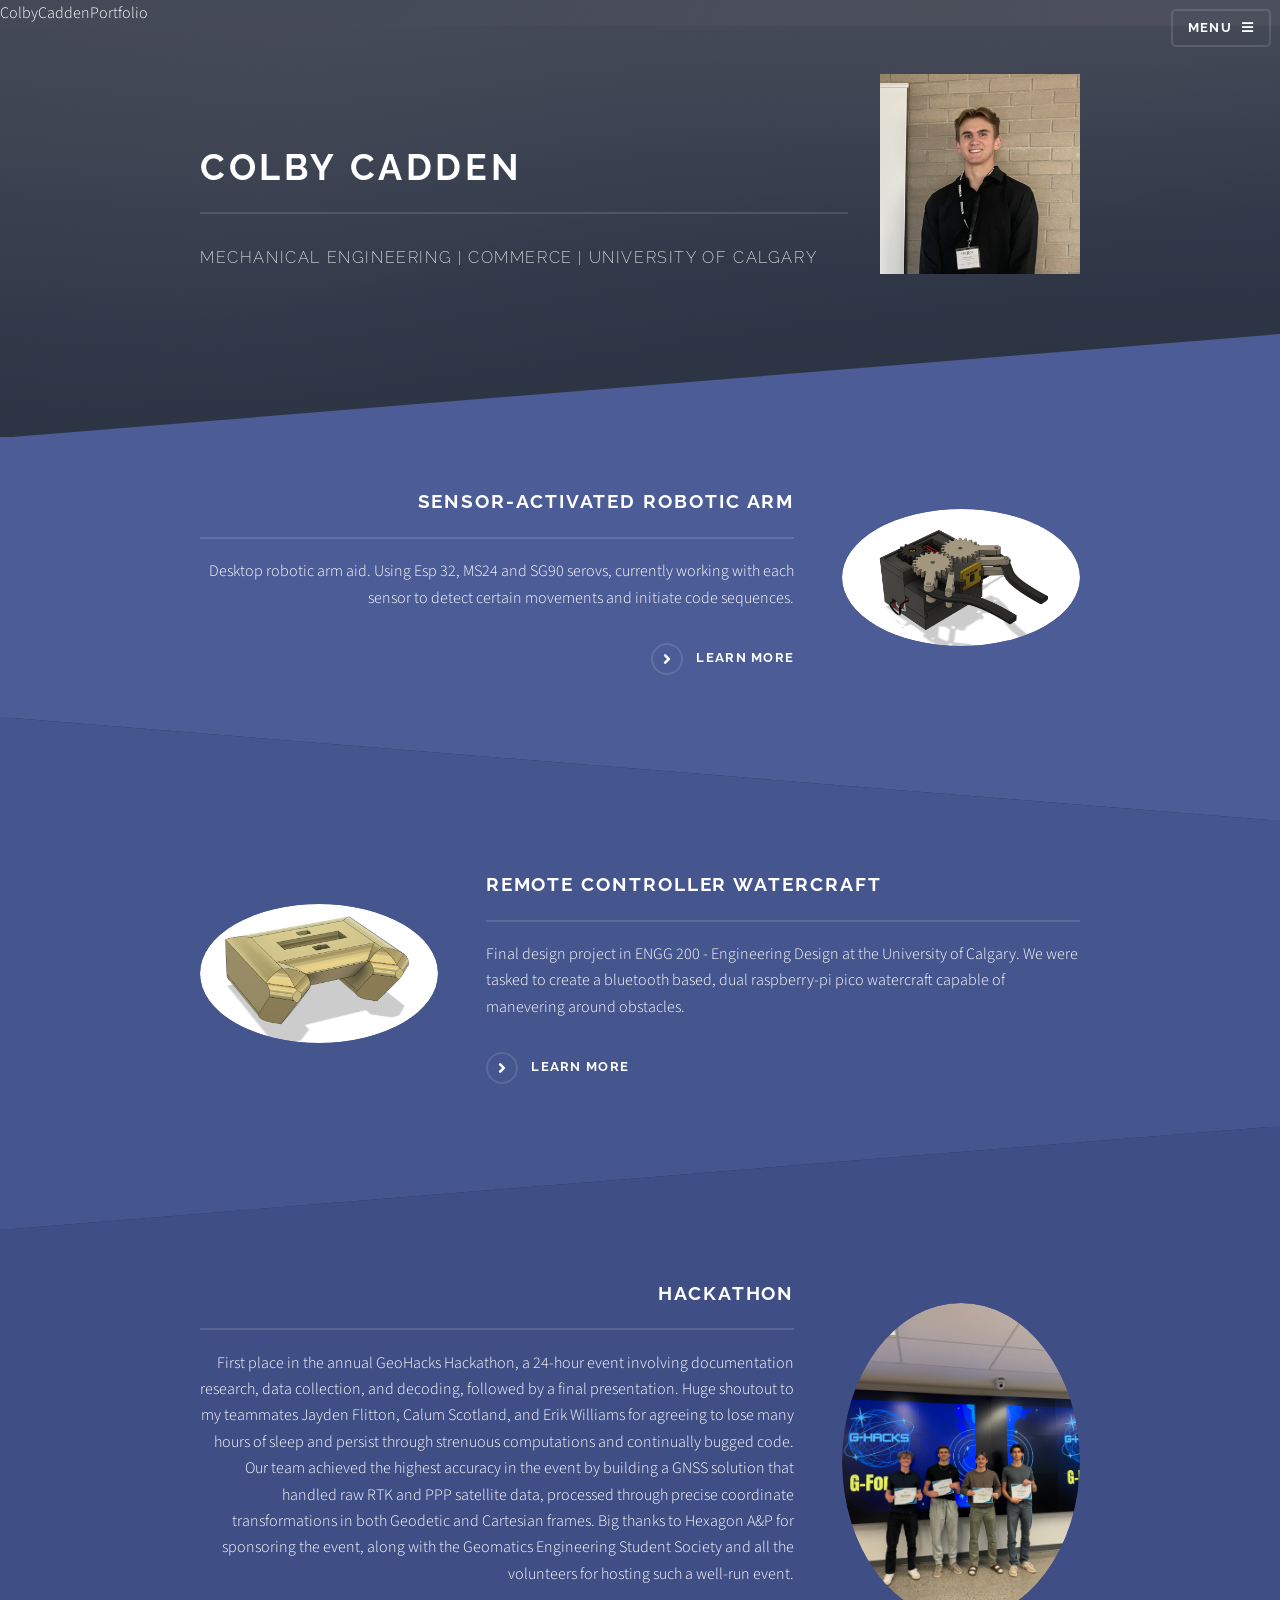
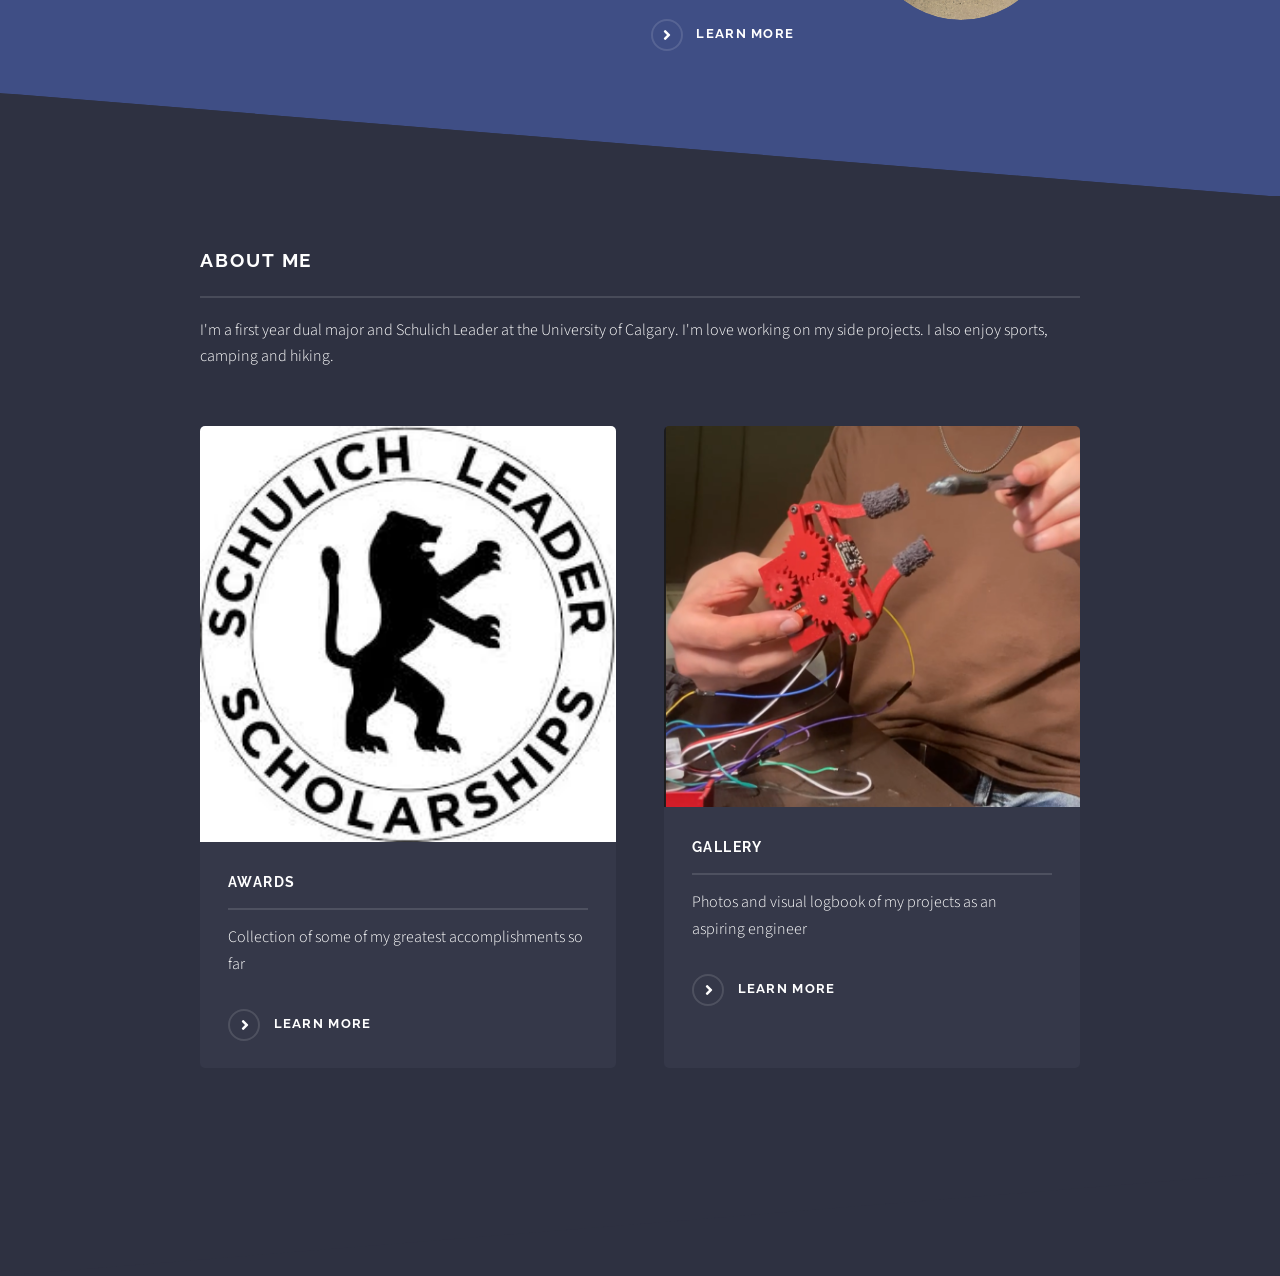
<file: index.html>
ColbyCaddenPortfolio<!DOCTYPE HTML>
<!--
	Solid State by HTML5 UP
	html5up.net | @ajlkn
	Free for personal and commercial use under the CCA 3.0 license (html5up.net/license)
-->
<html>
	<head>
		<title>Colby Cadden</title>
		<meta charset="utf-8" />
		<meta name="viewport" content="width=device-width, initial-scale=1, user-scalable=no" />
		<link rel="stylesheet" href="assets/css/main.css" />
		<noscript><link rel="stylesheet" href="assets/css/noscript.css" /></noscript>
	</head>
	<body class="is-preload">

		<!-- Page Wrapper -->
			<div id="page-wrapper">

				<!-- Header -->
					<header id="header" class="alt">
						<h1><a href="index.html">Colby Cadden</a></h1>

						<nav>
							<a href="#menu">Menu</a>
						</nav>
					</header>

				<!-- Menu -->
					<nav id="menu">
						<div class="inner">
							<h2>Menu</h2>
							<ul class="links">
								<li><a href="index.html">Home</a></li>
								<li><a href="Robotic Arm.html">Robotic Arm</a></li>
								<li><a href="Awards.html">Awards</a></li>
							</ul>
							<a href="#" class="close">Close</a>
						</div>
					</nav>

				<!-- Banner -->
					<section id="banner">
						<div class="inner">
							<div class="banner-name-with-photo">
								<h2>Colby Cadden</h2>
								<img src="images/ProfileSLxCA.JPG" alt="Photo of Colby Cadden">
							</div>
								
							<p>Mechanical Engineering | Commerce | University of Calgary</p>
							
							</div>
						</div>
					</section>

				<!-- Wrapper -->
					<section id="wrapper">

						<!-- One -->
							<section id="one" class="wrapper spotlight style1">
								<div class="inner">
									<a href="#" class="image"><img src="images/GripperV1Iso.png" alt="" /></a>
									<div class="content">
										<h2 class="major">Sensor-Activated Robotic Arm</h2>
										<p>Desktop robotic arm aid. Using Esp 32, MS24 and SG90 serovs, currently working with each sensor to detect certain movements and initiate code sequences.</p>
										<a href="Robotic Arm.html" class="special">Learn more</a>
									</div>
								</div>
							</section>

						<!-- Two -->
							<section id="two" class="wrapper alt spotlight style2">
								<div class="inner">
									<a href="#" class="image"><img src="images/BoatwRoof.png" alt="" /></a>
									<div class="content">
										<h2 class="major">Remote Controller Watercraft</h2>
										<p>Final design project in ENGG 200 - Engineering Design at the University of Calgary. We were tasked to create a bluetooth based, dual raspberry-pi pico watercraft capable of manevering around obstacles.</p>
										<a href="Boat.html" class="special">Learn more</a>
									</div>
								</div>
							</section>

						<!-- Three -->
							<section id="three" class="wrapper spotlight style3">
								<div class="inner">
									<a href="#" class="image"><img src="images/Hackathon Team.jpg" alt="" /></a>
									<div class="content">
										<h2 class="major">Hackathon</h2>
										<p>First place in the annual GeoHacks Hackathon,  a 24-hour event involving documentation research, data collection, and decoding, followed by a final presentation. 
										Huge shoutout to my teammates Jayden Flitton, Calum Scotland, and Erik Williams for agreeing to lose many hours of sleep and persist through strenuous computations and continually bugged code. Our team achieved the highest accuracy in the event by building a GNSS solution that handled raw RTK and PPP satellite data, processed through precise coordinate transformations in both Geodetic and Cartesian frames.
										Big thanks to Hexagon A&P for sponsoring the event, along with the Geomatics Engineering Student Society and all the volunteers for hosting such a well-run event. </p>
										<a href="Hackathons.html" class="special">Learn more</a>
									</div>
								</div>
							</section>

				
						<!-- Four -->
							<section id="four" class="wrapper alt style1">
								<div class="inner">
									<h2 class="major">About Me</h2>
									<p>I'm a first year dual major and Schulich Leader at the University of Calgary. I'm love working on my side projects. I also enjoy sports, camping and hiking.</p>
									<section class="features">
										<article>
											<a href="#" class="image"><img src="images/SchulichLeaderLogo.jpg" alt="" /></a>
											<h3 class="major">Awards</h3>
											<p>Collection of some of my greatest accomplishments so far</p>
											<a href="Awards.html" class="special">Learn more</a>
										</article>
										<article>
											<a href="#" class="image"><img src="images/GripperV1TestPic.png" alt="" /></a>
											<h3 class="major">Gallery</h3>
											<p>Photos and visual logbook of my projects as an aspiring engineer</p>
											<a href="Gallery.html" class="special">Learn more</a>
										</article>
										
	
									</section>
									<ul class="actions">

									</ul>
								</div>
							</section>

						<!-- Five	
						<section class="icon-section">
							<h2>Icons</h2>

							<ul class="icons">
								<li><a href="#" class="icon brands fa-twitter"><span class="label">Twitter</span></a></li>
								<li><a href="#" class="icon brands fa-facebook-f"><span class="label">Facebook</span></a></li>
								<li><a href="#" class="icon brands fa-instagram"><span class="label">Instagram</span></a></li>
								<li><a href="#" class="icon brands fa-github"><span class="label">GitHub</span></a></li>
							</ul>
							</section>	 -->
			</div>

		<!-- Scripts -->
			<script src="assets/js/jquery.min.js"></script>
			<script src="assets/js/jquery.scrollex.min.js"></script>
			<script src="assets/js/browser.min.js"></script>
			<script src="assets/js/breakpoints.min.js"></script>
			<script src="assets/js/util.js"></script>
			<script src="assets/js/main.js"></script>

	</body>
</html>
</file>
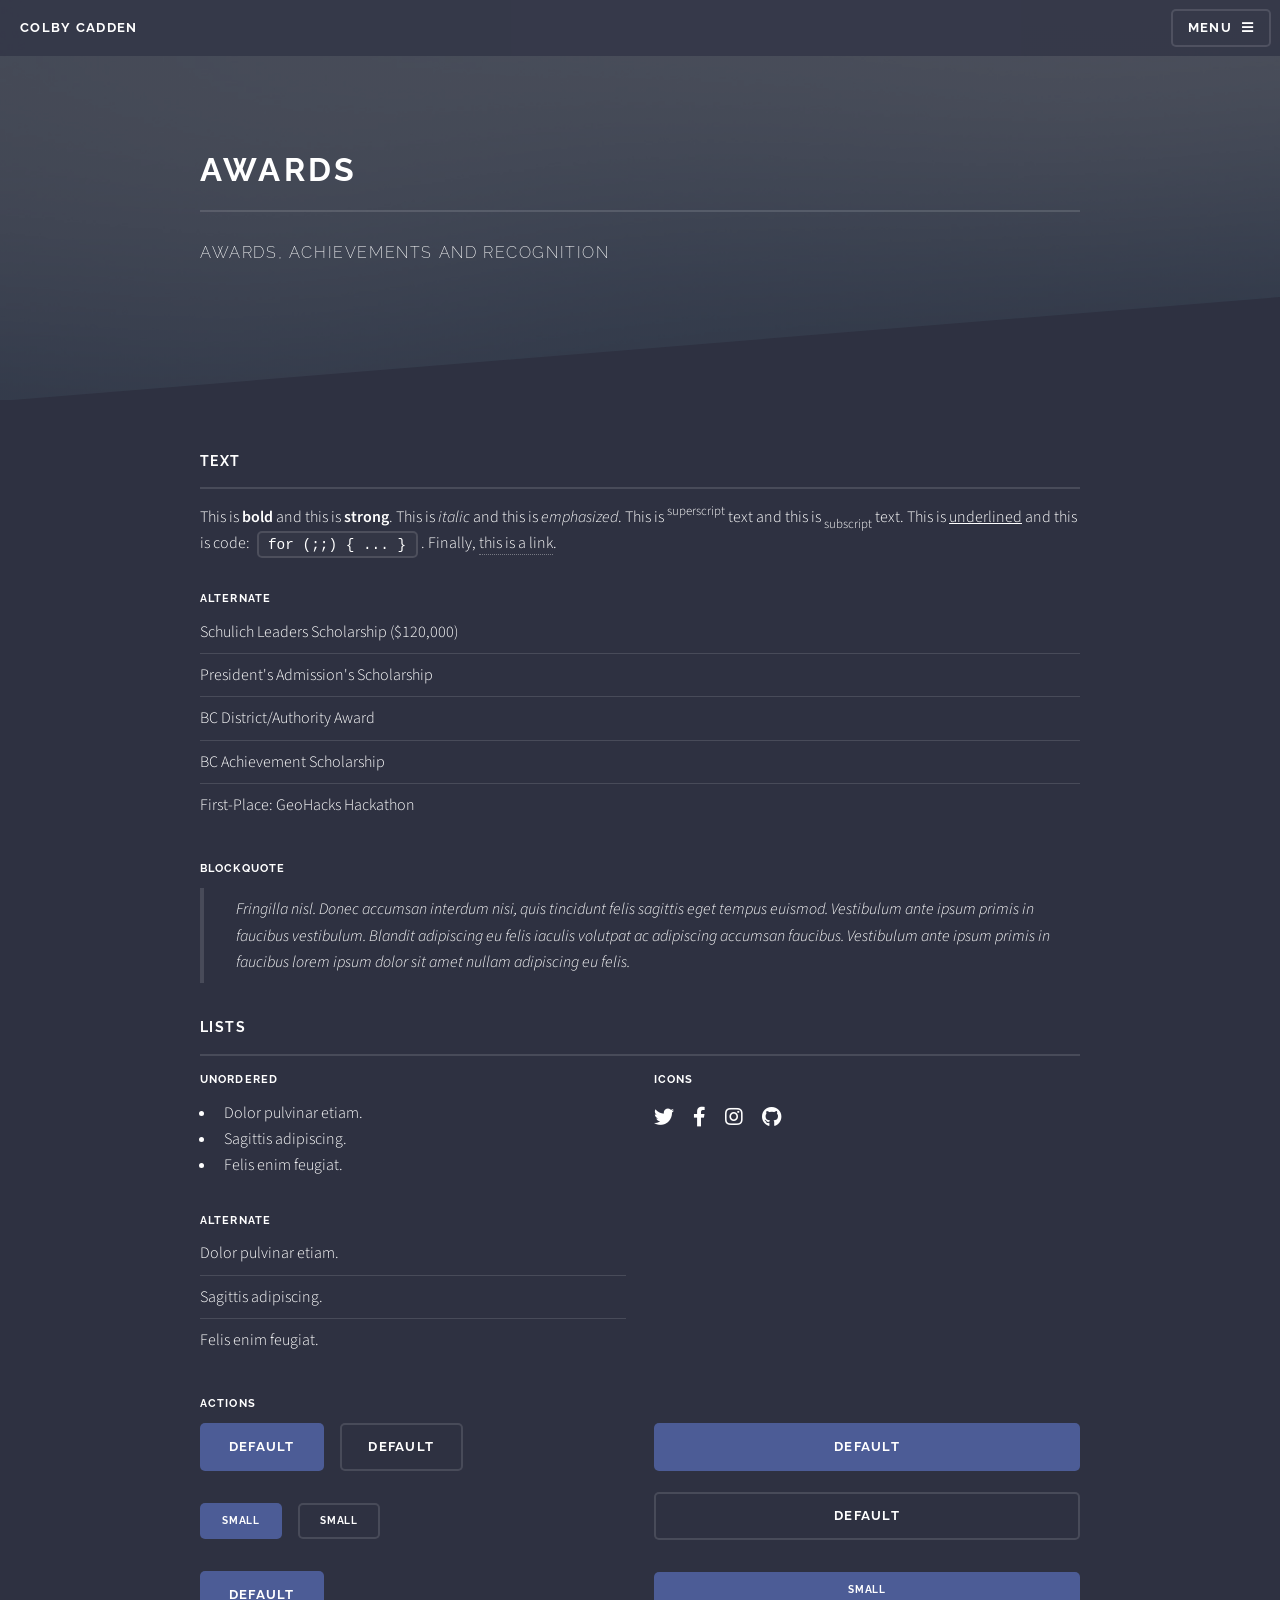
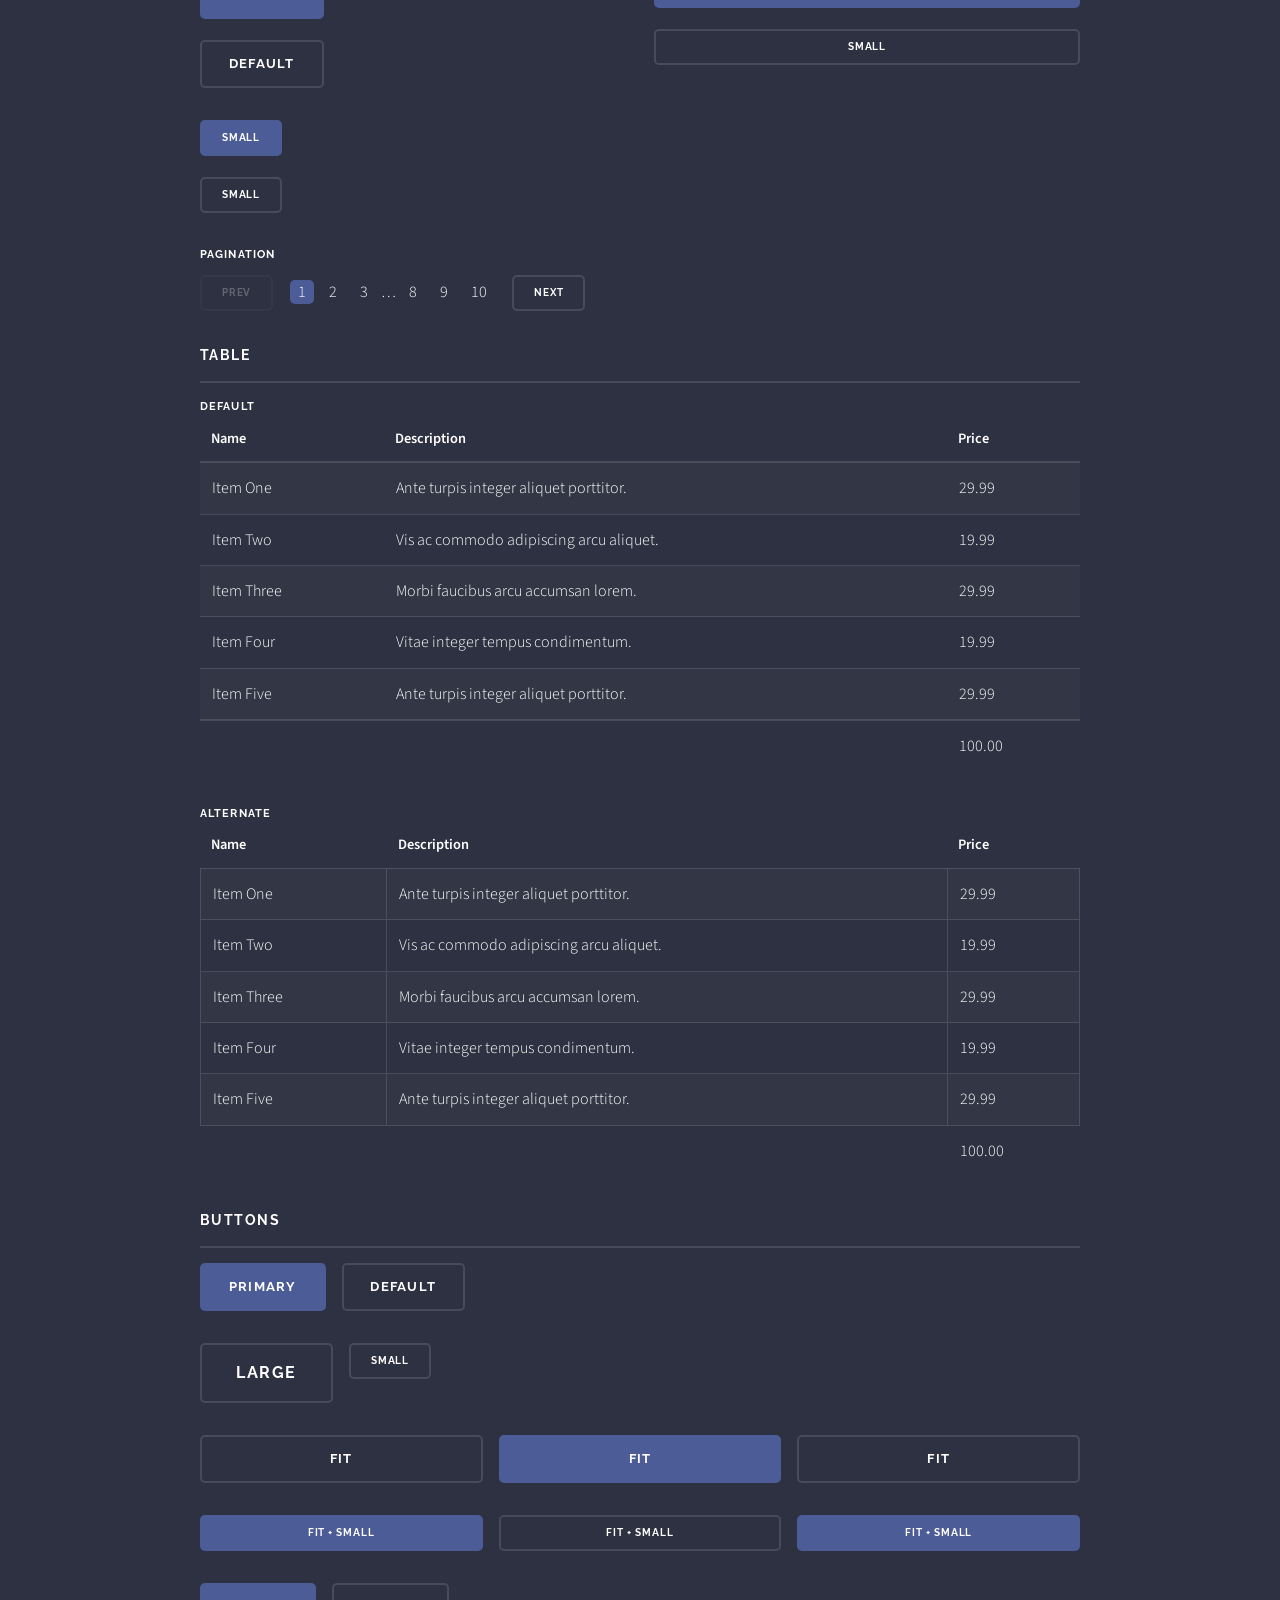
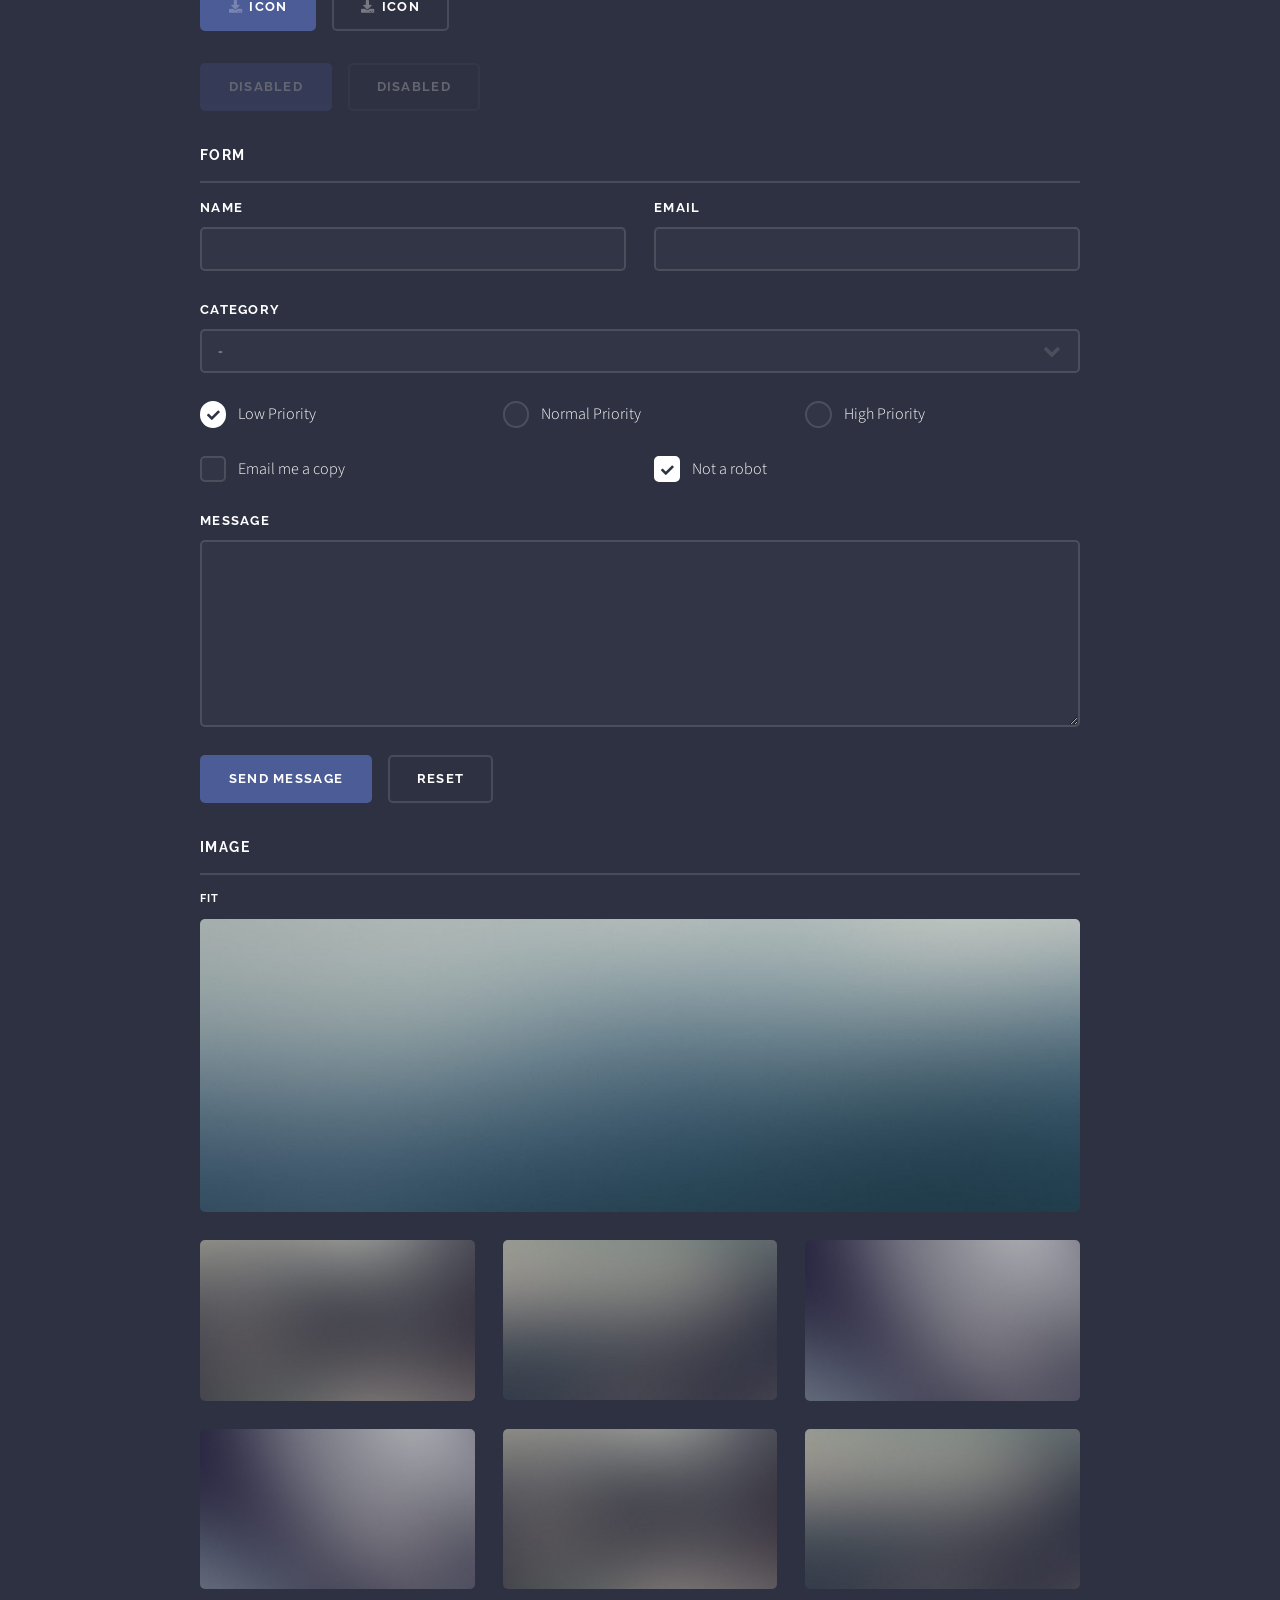
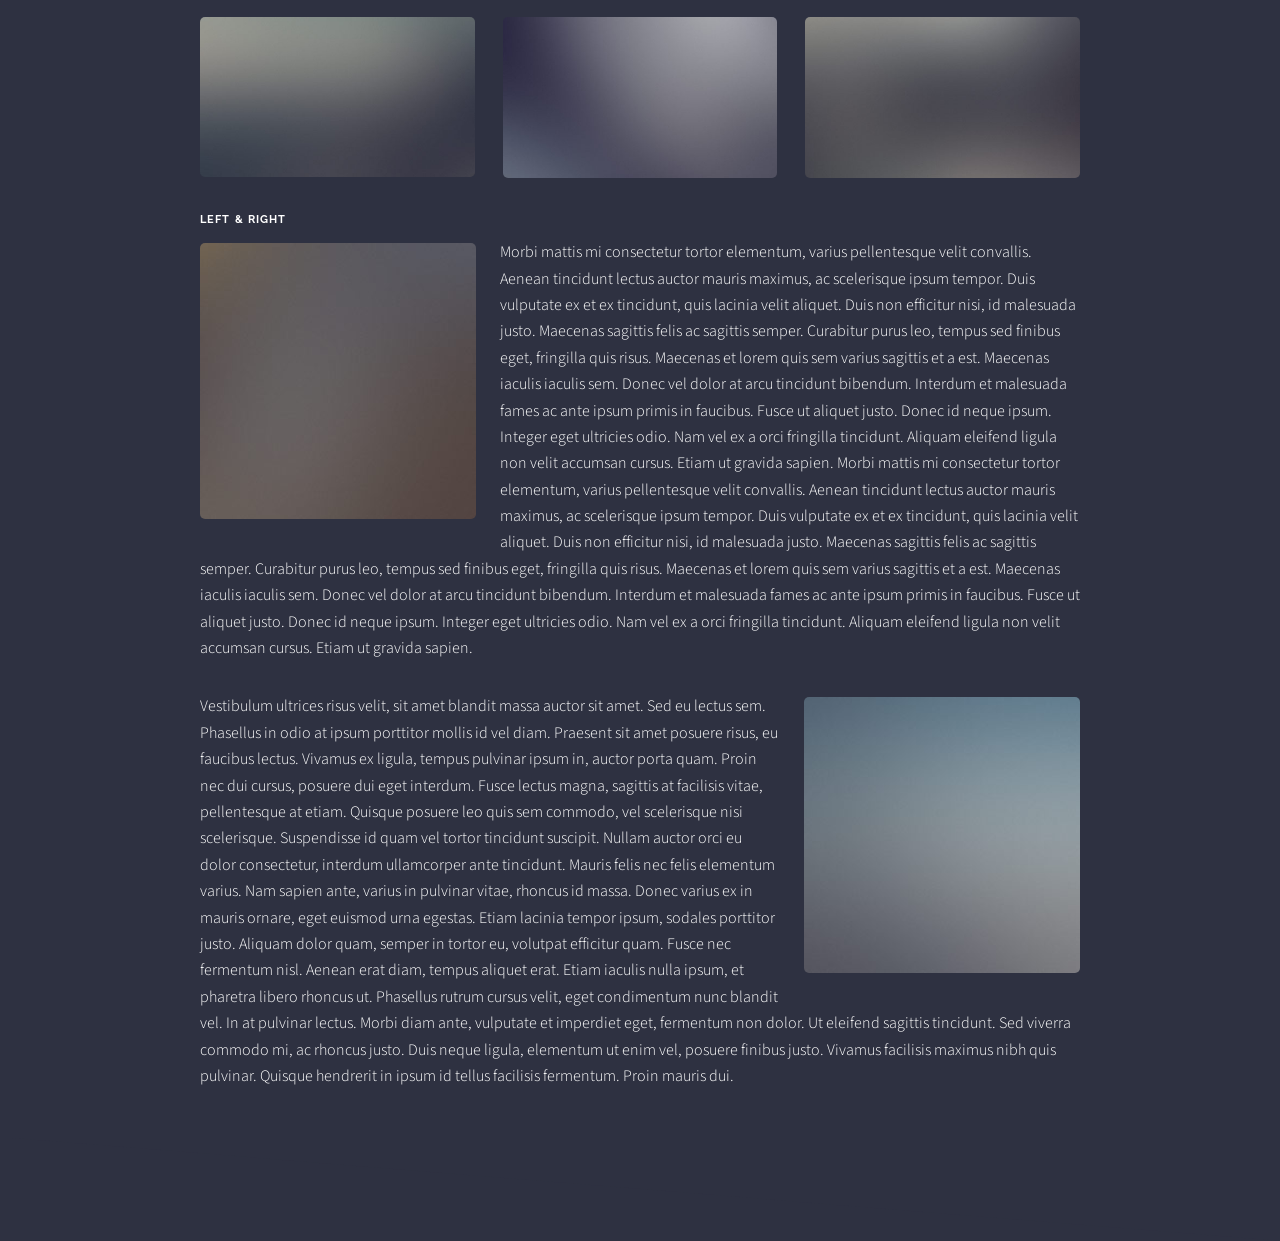
<file: Awards.html>
<!DOCTYPE HTML>
<!--
	Solid State by HTML5 UP
	html5up.net | @ajlkn
	Free for personal and commercial use under the CCA 3.0 license (html5up.net/license)
-->
<html>
	<head>
		<title>Awards</title>
		<meta charset="utf-8" />
		<meta name="viewport" content="width=device-width, initial-scale=1, user-scalable=no" />
		<link rel="stylesheet" href="assets/css/main.css" />
		<noscript><link rel="stylesheet" href="assets/css/noscript.css" /></noscript>
	</head>
	<body class="is-preload">

		<!-- Page Wrapper -->
			<div id="page-wrapper">

				<!-- Header -->
					<header id="header">
						<h1><a href="index.html">Colby Cadden</a></h1>
						<nav>
							<a href="#menu">Menu</a>
						</nav>
					</header>

				<!-- Menu -->
					<nav id="menu">
						<div class="inner">
							<h2>Menu</h2>
							<ul class="links">
								<li><a href="index.html">Home</a></li>
								<li><a href="Robotic Arm.html">Robot Arm</a></li>
								<li><a href="Awards.html">Awards</a></li>

							<a href="#" class="close">Close</a>
						</div>
					</nav>

				<!-- Wrapper -->
					<section id="wrapper">
						<header>
							<div class="inner">
								<h2>Awards</h2>
								<p>Awards, Achievements and recognition</p>
							</div>
						</header>

						<!-- Content -->
							<div class="wrapper">
								<div class="inner">

									<section>
										<h3 class="major">Text</h3>
										<p>This is <b>bold</b> and this is <strong>strong</strong>. This is <i>italic</i> and this is <em>emphasized</em>.
										This is <sup>superscript</sup> text and this is <sub>subscript</sub> text.
										This is <u>underlined</u> and this is code: <code>for (;;) { ... }</code>. Finally, <a href="#">this is a link</a>.</p>
										<h4>Alternate</h4>
												<ul class="alt">
													<li>Schulich Leaders Scholarship ($120,000)</li>
													<li>President's Admission's Scholarship</li>
													<li>BC District/Authority Award</li>
													<li>BC Achievement Scholarship</li>
													<li>First-Place: GeoHacks Hackathon </li>
												</ul>
										
										<h4>Blockquote</h4>
										<blockquote>Fringilla nisl. Donec accumsan interdum nisi, quis tincidunt felis sagittis eget tempus euismod. Vestibulum ante ipsum primis in faucibus vestibulum. Blandit adipiscing eu felis iaculis volutpat ac adipiscing accumsan faucibus. Vestibulum ante ipsum primis in faucibus lorem ipsum dolor sit amet nullam adipiscing eu felis.</blockquote>
										

									<section>
										<h3 class="major">Lists</h3>
										<div class="row">
											<div class="col-6 col-12-medium">
												<h4>Unordered</h4>
												<ul>
													<li>Dolor pulvinar etiam.</li>
													<li>Sagittis adipiscing.</li>
													<li>Felis enim feugiat.</li>
												</ul>
												<h4>Alternate</h4>
												<ul class="alt">
													<li>Dolor pulvinar etiam.</li>
													<li>Sagittis adipiscing.</li>
													<li>Felis enim feugiat.</li>
												</ul>
											</div>
											<div class="col-6 col-12-medium">
												<!-- <h4>Ordered</h4>
												<ol>
													<li>Dolor pulvinar etiam.</li>
													<li>Etiam vel felis viverra.</li>
													<li>Felis enim feugiat.</li>
													<li>Dolor pulvinar etiam.</li>
													<li>Etiam vel felis lorem.</li>
													<li>Felis enim et feugiat.</li>
												</ol> -->
												<h4>Icons</h4>
												<ul class="icons">
													<li><a href="#" class="icon brands fa-twitter"><span class="label">Twitter</span></a></li>
													<li><a href="#" class="icon brands fa-facebook-f"><span class="label">Facebook</span></a></li>
													<li><a href="#" class="icon brands fa-instagram"><span class="label">Instagram</span></a></li>
													<li><a href="#" class="icon brands fa-github"><span class="label">Github</span></a></li>
												</ul>
											</div>
										</div>
										<h4>Actions</h4>
										<div class="row">
											<div class="col-6 col-12-medium">
												<ul class="actions">
													<li><a href="#" class="button primary">Default</a></li>
													<li><a href="#" class="button">Default</a></li>
												</ul>
												<ul class="actions small">
													<li><a href="#" class="button primary small">Small</a></li>
													<li><a href="#" class="button small">Small</a></li>
												</ul>
												<ul class="actions stacked">
													<li><a href="#" class="button primary">Default</a></li>
													<li><a href="#" class="button">Default</a></li>
												</ul>
												<ul class="actions stacked small">
													<li><a href="#" class="button primary small">Small</a></li>
													<li><a href="#" class="button small">Small</a></li>
												</ul>
											</div>
											<div class="col-6 col-12-medium">
												<ul class="actions stacked">
													<li><a href="#" class="button primary fit">Default</a></li>
													<li><a href="#" class="button fit">Default</a></li>
												</ul>
												<ul class="actions stacked small">
													<li><a href="#" class="button primary small fit">Small</a></li>
													<li><a href="#" class="button small fit">Small</a></li>
												</ul>
											</div>
										</div>
										<h4>Pagination</h4>
										<ul class="pagination">
											<li><span class="button small disabled">Prev</span></li>
											<li><a href="#" class="page active">1</a></li>
											<li><a href="#" class="page">2</a></li>
											<li><a href="#" class="page">3</a></li>
											<li><span>&hellip;</span></li>
											<li><a href="#" class="page">8</a></li>
											<li><a href="#" class="page">9</a></li>
											<li><a href="#" class="page">10</a></li>
											<li><a href="#" class="button small">Next</a></li>
										</ul>
									</section>

									<section>
										<h3 class="major">Table</h3>
										<h4>Default</h4>
										<div class="table-wrapper">
											<table>
												<thead>
													<tr>
														<th>Name</th>
														<th>Description</th>
														<th>Price</th>
													</tr>
												</thead>
												<tbody>
													<tr>
														<td>Item One</td>
														<td>Ante turpis integer aliquet porttitor.</td>
														<td>29.99</td>
													</tr>
													<tr>
														<td>Item Two</td>
														<td>Vis ac commodo adipiscing arcu aliquet.</td>
														<td>19.99</td>
													</tr>
													<tr>
														<td>Item Three</td>
														<td> Morbi faucibus arcu accumsan lorem.</td>
														<td>29.99</td>
													</tr>
													<tr>
														<td>Item Four</td>
														<td>Vitae integer tempus condimentum.</td>
														<td>19.99</td>
													</tr>
													<tr>
														<td>Item Five</td>
														<td>Ante turpis integer aliquet porttitor.</td>
														<td>29.99</td>
													</tr>
												</tbody>
												<tfoot>
													<tr>
														<td colspan="2"></td>
														<td>100.00</td>
													</tr>
												</tfoot>
											</table>
										</div>

										<h4>Alternate</h4>
										<div class="table-wrapper">
											<table class="alt">
												<thead>
													<tr>
														<th>Name</th>
														<th>Description</th>
														<th>Price</th>
													</tr>
												</thead>
												<tbody>
													<tr>
														<td>Item One</td>
														<td>Ante turpis integer aliquet porttitor.</td>
														<td>29.99</td>
													</tr>
													<tr>
														<td>Item Two</td>
														<td>Vis ac commodo adipiscing arcu aliquet.</td>
														<td>19.99</td>
													</tr>
													<tr>
														<td>Item Three</td>
														<td> Morbi faucibus arcu accumsan lorem.</td>
														<td>29.99</td>
													</tr>
													<tr>
														<td>Item Four</td>
														<td>Vitae integer tempus condimentum.</td>
														<td>19.99</td>
													</tr>
													<tr>
														<td>Item Five</td>
														<td>Ante turpis integer aliquet porttitor.</td>
														<td>29.99</td>
													</tr>
												</tbody>
												<tfoot>
													<tr>
														<td colspan="2"></td>
														<td>100.00</td>
													</tr>
												</tfoot>
											</table>
										</div>
									</section>

									<section>
										<h3 class="major">Buttons</h3>
										<ul class="actions">
											<li><a href="#" class="button primary">Primary</a></li>
											<li><a href="#" class="button">Default</a></li>
										</ul>
										<ul class="actions">
											<li><a href="#" class="button large">Large</a></li>
											<li><a href="#" class="button small">Small</a></li>
										</ul>
										<ul class="actions fit">
											<li><a href="#" class="button fit">Fit</a></li>
											<li><a href="#" class="button primary fit">Fit</a></li>
											<li><a href="#" class="button fit">Fit</a></li>
										</ul>
										<ul class="actions fit small">
											<li><a href="#" class="button primary fit small">Fit + Small</a></li>
											<li><a href="#" class="button fit small">Fit + Small</a></li>
											<li><a href="#" class="button primary fit small">Fit + Small</a></li>
										</ul>
										<ul class="actions">
											<li><a href="#" class="button primary icon solid fa-download">Icon</a></li>
											<li><a href="#" class="button icon solid fa-download">Icon</a></li>
										</ul>
										<ul class="actions">
											<li><span class="button primary disabled">Disabled</span></li>
											<li><span class="button disabled">Disabled</span></li>
										</ul>
									</section>

									<section>
										<h3 class="major">Form</h3>
										<form method="post" action="#">
											<div class="row gtr-uniform">
												<div class="col-6 col-12-xsmall">
													<label for="demo-name">Name</label>
													<input type="text" name="demo-name" id="demo-name" value="" />
												</div>
												<div class="col-6 col-12-xsmall">
													<label for="demo-email">Email</label>
													<input type="email" name="demo-email" id="demo-email" value="" />
												</div>
												<div class="col-12">
													<label for="demo-category">Category</label>
													<select name="demo-category" id="demo-category">
														<option value="">-</option>
														<option value="1">Manufacturing</option>
														<option value="1">Shipping</option>
														<option value="1">Administration</option>
														<option value="1">Human Resources</option>
													</select>
												</div>
												<div class="col-4 col-12-small">
													<input type="radio" id="demo-priority-low" name="demo-priority" checked>
													<label for="demo-priority-low">Low Priority</label>
												</div>
												<div class="col-4 col-12-small">
													<input type="radio" id="demo-priority-normal" name="demo-priority">
													<label for="demo-priority-normal">Normal Priority</label>
												</div>
												<div class="col-4 col-12-small">
													<input type="radio" id="demo-priority-high" name="demo-priority">
													<label for="demo-priority-high">High Priority</label>
												</div>
												<div class="col-6 col-12-small">
													<input type="checkbox" id="demo-copy" name="demo-copy">
													<label for="demo-copy">Email me a copy</label>
												</div>
												<div class="col-6 col-12-small">
													<input type="checkbox" id="demo-human" name="demo-human" checked>
													<label for="demo-human">Not a robot</label>
												</div>
												<div class="col-12">
													<label for="demo-message">Message</label>
													<textarea name="demo-message" id="demo-message" rows="6"></textarea>
												</div>
												<div class="col-12">
													<ul class="actions">
														<li><input type="submit" value="Send Message" class="primary" /></li>
														<li><input type="reset" value="Reset" /></li>
													</ul>
												</div>
											</div>
										</form>
									</section>

									<section>
										<h3 class="major">Image</h3>
										<h4>Fit</h4>
										<div class="box alt">
											<div class="row gtr-uniform">
												<div class="col-12"><span class="image fit"><img src="images/pic08.jpg" alt="" /></span></div>
												<div class="col-4"><span class="image fit"><img src="images/pic05.jpg" alt="" /></span></div>
												<div class="col-4"><span class="image fit"><img src="images/pic06.jpg" alt="" /></span></div>
												<div class="col-4"><span class="image fit"><img src="images/pic07.jpg" alt="" /></span></div>
												<div class="col-4"><span class="image fit"><img src="images/pic07.jpg" alt="" /></span></div>
												<div class="col-4"><span class="image fit"><img src="images/pic05.jpg" alt="" /></span></div>
												<div class="col-4"><span class="image fit"><img src="images/pic06.jpg" alt="" /></span></div>
												<div class="col-4"><span class="image fit"><img src="images/pic06.jpg" alt="" /></span></div>
												<div class="col-4"><span class="image fit"><img src="images/pic07.jpg" alt="" /></span></div>
												<div class="col-4"><span class="image fit"><img src="images/pic05.jpg" alt="" /></span></div>
											</div>
										</div>
										<h4>Left &amp; Right</h4>
										<p><span class="image left"><img src="images/pic01.jpg" alt="" /></span>Morbi mattis mi consectetur tortor elementum, varius pellentesque velit convallis. Aenean tincidunt lectus auctor mauris maximus, ac scelerisque ipsum tempor. Duis vulputate ex et ex tincidunt, quis lacinia velit aliquet. Duis non efficitur nisi, id malesuada justo. Maecenas sagittis felis ac sagittis semper. Curabitur purus leo, tempus sed finibus eget, fringilla quis risus. Maecenas et lorem quis sem varius sagittis et a est. Maecenas iaculis iaculis sem. Donec vel dolor at arcu tincidunt bibendum. Interdum et malesuada fames ac ante ipsum primis in faucibus. Fusce ut aliquet justo. Donec id neque ipsum. Integer eget ultricies odio. Nam vel ex a orci fringilla tincidunt. Aliquam eleifend ligula non velit accumsan cursus. Etiam ut gravida sapien. Morbi mattis mi consectetur tortor elementum, varius pellentesque velit convallis. Aenean tincidunt lectus auctor mauris maximus, ac scelerisque ipsum tempor. Duis vulputate ex et ex tincidunt, quis lacinia velit aliquet. Duis non efficitur nisi, id malesuada justo. Maecenas sagittis felis ac sagittis semper. Curabitur purus leo, tempus sed finibus eget, fringilla quis risus. Maecenas et lorem quis sem varius sagittis et a est. Maecenas iaculis iaculis sem. Donec vel dolor at arcu tincidunt bibendum. Interdum et malesuada fames ac ante ipsum primis in faucibus. Fusce ut aliquet justo. Donec id neque ipsum. Integer eget ultricies odio. Nam vel ex a orci fringilla tincidunt. Aliquam eleifend ligula non velit accumsan cursus. Etiam ut gravida sapien.</p>
										<p><span class="image right"><img src="images/pic02.jpg" alt="" /></span>Vestibulum ultrices risus velit, sit amet blandit massa auctor sit amet. Sed eu lectus sem. Phasellus in odio at ipsum porttitor mollis id vel diam. Praesent sit amet posuere risus, eu faucibus lectus. Vivamus ex ligula, tempus pulvinar ipsum in, auctor porta quam. Proin nec dui cursus, posuere dui eget interdum. Fusce lectus magna, sagittis at facilisis vitae, pellentesque at etiam. Quisque posuere leo quis sem commodo, vel scelerisque nisi scelerisque. Suspendisse id quam vel tortor tincidunt suscipit. Nullam auctor orci eu dolor consectetur, interdum ullamcorper ante tincidunt. Mauris felis nec felis elementum varius. Nam sapien ante, varius in pulvinar vitae, rhoncus id massa. Donec varius ex in mauris ornare, eget euismod urna egestas. Etiam lacinia tempor ipsum, sodales porttitor justo. Aliquam dolor quam, semper in tortor eu, volutpat efficitur quam. Fusce nec fermentum nisl. Aenean erat diam, tempus aliquet erat. Etiam iaculis nulla ipsum, et pharetra libero rhoncus ut. Phasellus rutrum cursus velit, eget condimentum nunc blandit vel. In at pulvinar lectus. Morbi diam ante, vulputate et imperdiet eget, fermentum non dolor. Ut eleifend sagittis tincidunt. Sed viverra commodo mi, ac rhoncus justo. Duis neque ligula, elementum ut enim vel, posuere finibus justo. Vivamus facilisis maximus nibh quis pulvinar. Quisque hendrerit in ipsum id tellus facilisis fermentum. Proin mauris dui.</p>
									</section>

								</div>
							</div>

					</section>

		<!-- Scripts -->
			<script src="assets/js/jquery.min.js"></script>
			<script src="assets/js/jquery.scrollex.min.js"></script>
			<script src="assets/js/browser.min.js"></script>
			<script src="assets/js/breakpoints.min.js"></script>
			<script src="assets/js/util.js"></script>
			<script src="assets/js/main.js"></script>

	</body>
</html>
</file>
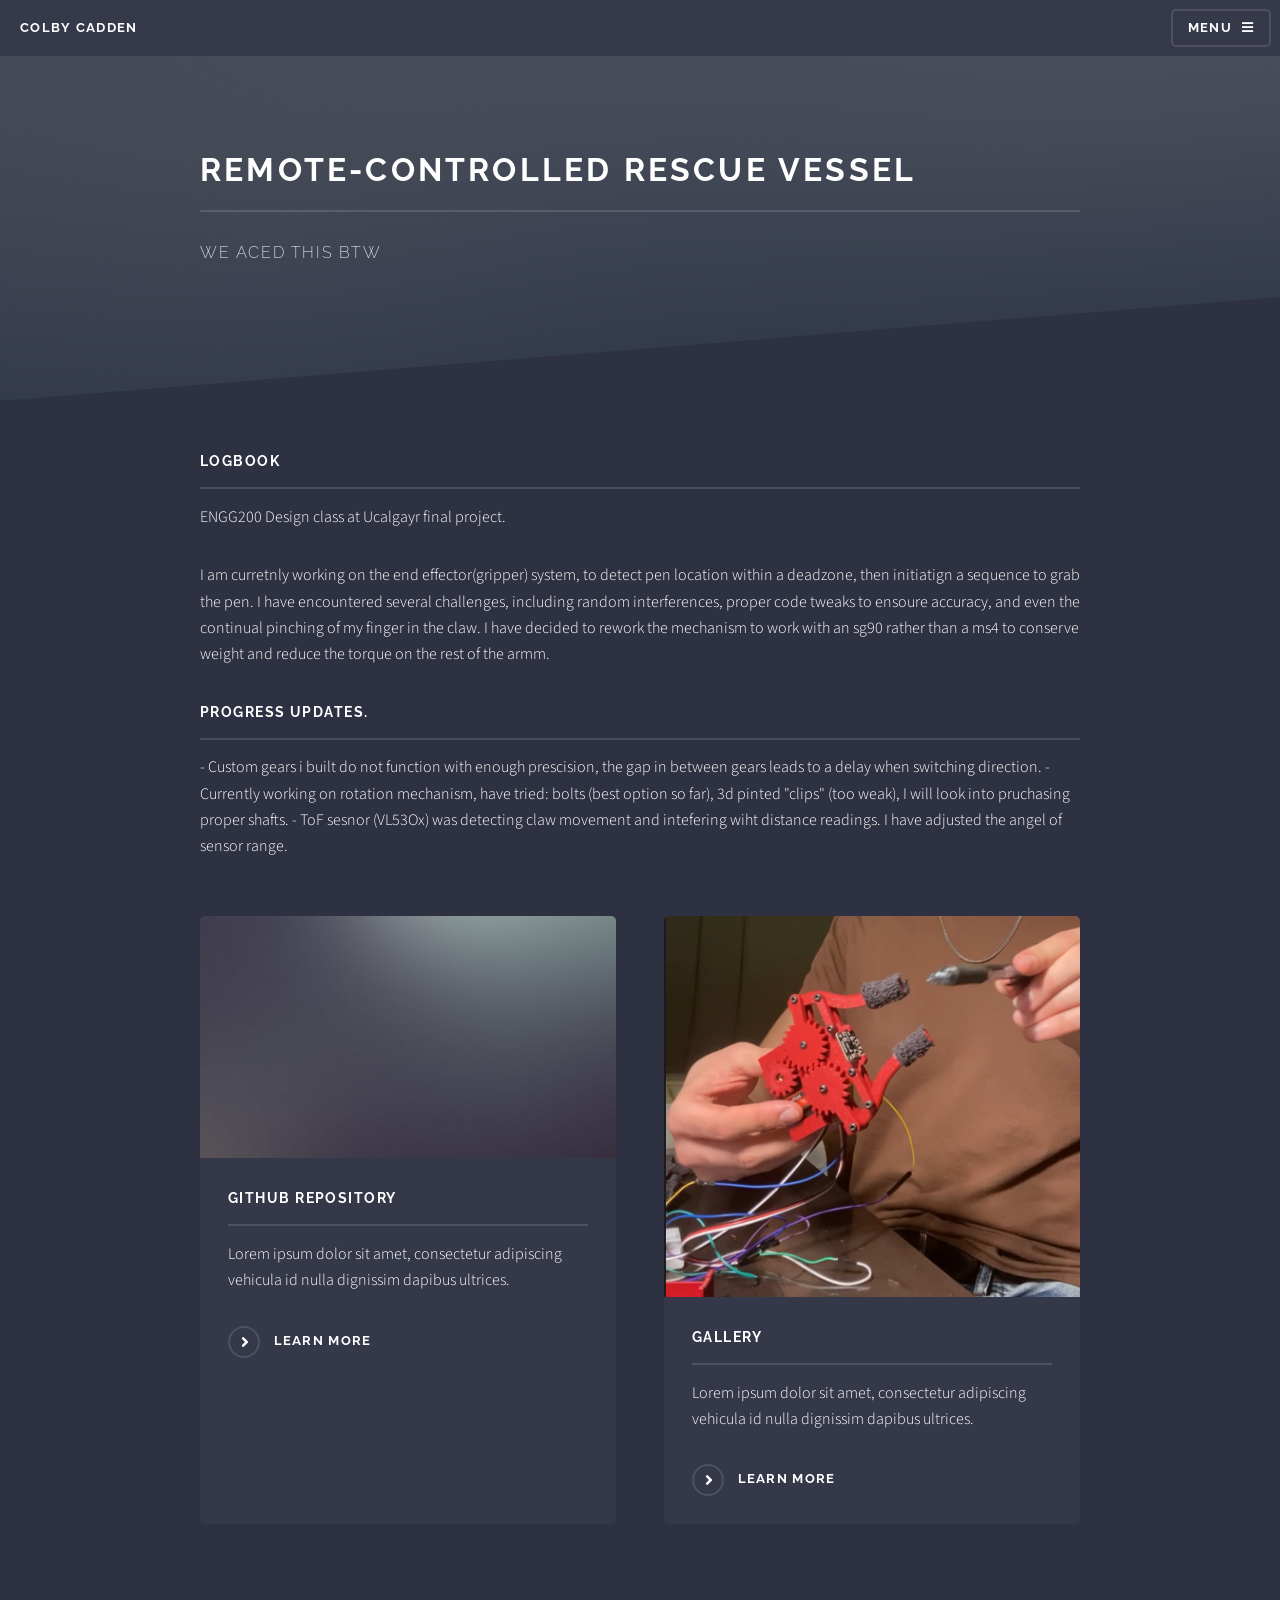
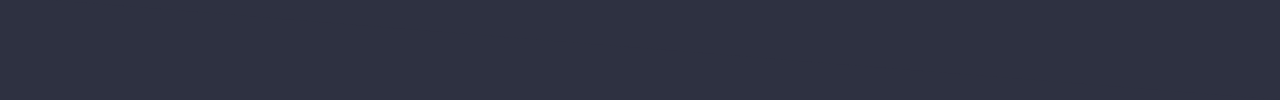
<file: Boat.html>
<!DOCTYPE HTML>
<!--
	Solid State by HTML5 UP
	html5up.net | @ajlkn
	Free for personal and commercial use under the CCA 3.0 license (html5up.net/license)
-->
<html>
	<head>
		<title>Remote-Controlled Rescue Vessel</head>title>
        </title>
		<meta charset="utf-8" />
		<meta name="viewport" content="width=device-width, initial-scale=1, user-scalable=no" />
		<link rel="stylesheet" href="assets/css/main.css" />
		<noscript><link rel="stylesheet" href="assets/css/noscript.css" /></noscript>
	</head>
	<body class="is-preload">

		<!-- Page Wrapper -->
			<div id="page-wrapper">

				<!-- Header -->
					<header id="header">
						<h1><a href="index.html">Colby Cadden</a></h1>
						<nav>
							<a href="#menu">Menu</a>
						</nav>
					</header>

				<!-- Menu -->
					<nav id="menu">
						<div class="inner">
							<h2>Menu</h2>
							<ul class="links">
								<li><a href="index.html">Home</a></li>
								<li><a href="Robotic Arm.html">Robot Arm</a></li>
								<li><a href="Awards.html">Random</a></li>
								<li><a href="Gallery.html">Gallery</a></li>

							</ul>
							<a href="#" class="close">Close</a>
						</div>
					</nav>

				<!-- Wrapper -->
					<section id="wrapper">
						<header>
							<div class="inner">
								<h2>Remote-Controlled Rescue Vessel</h2>
								<p>We aced this btw</p>
							</div>
						</header>

						<!-- Content -->
							<div class="wrapper">
								<div class="inner">

									<h3 class="major">Logbook</h3>
									<p> ENGG200 Design class at Ucalgayr final project.
									<p> I am curretnly working on the end effector(gripper) system, to detect pen location within a deadzone, then initiatign a sequence to grab the pen. I have encountered several challenges, including random interferences, proper code tweaks to ensoure accuracy, and even the continual pinching of my finger in the claw. I have decided to rework the mechanism to work with an sg90 rather than a ms4 to conserve weight and reduce the torque on the rest of the armm. 

									<h3 class="major">Progress Updates.</h3>
									<p> - Custom gears i built do not function with enough prescision, the gap in between gears leads to a delay when switching direction. 
										- Currently working on rotation mechanism, have tried: bolts (best option so far), 3d pinted "clips" (too weak), I will look into pruchasing proper shafts.
										- ToF sesnor (VL53Ox) was detecting claw movement and intefering wiht distance readings. I have adjusted the angel of sensor range. 


									<section class="features">
										<article>
											<a href="#" class="image"><img src="images/pic04.jpg" alt="" /></a>
											<h3 class="major">GitHub Repository</h3>
											<p>Lorem ipsum dolor sit amet, consectetur adipiscing vehicula id nulla dignissim dapibus ultrices.</p>
											<a href="https://github.com/ColbyCadden/colbycadden.github.io" class="special">Learn more</a>
										</article>
										<article>
											<a href="#" class="image"><img src="images/GripperV1TestPic.png" alt="" /></a>
											<h3 class="major">Gallery</h3>
											<p>Lorem ipsum dolor sit amet, consectetur adipiscing vehicula id nulla dignissim dapibus ultrices.</p>
											<a href="Gallery.html" class="special">Learn more</a>
										</article>
									</section>

								</div>
							</div>

					</section>

				
			</div>

		<!-- Scripts -->
			<script src="assets/js/jquery.min.js"></script>
			<script src="assets/js/jquery.scrollex.min.js"></script>
			<script src="assets/js/browser.min.js"></script>
			<script src="assets/js/breakpoints.min.js"></script>
			<script src="assets/js/util.js"></script>
			<script src="assets/js/main.js"></script>

	</body>
</html>
</file>
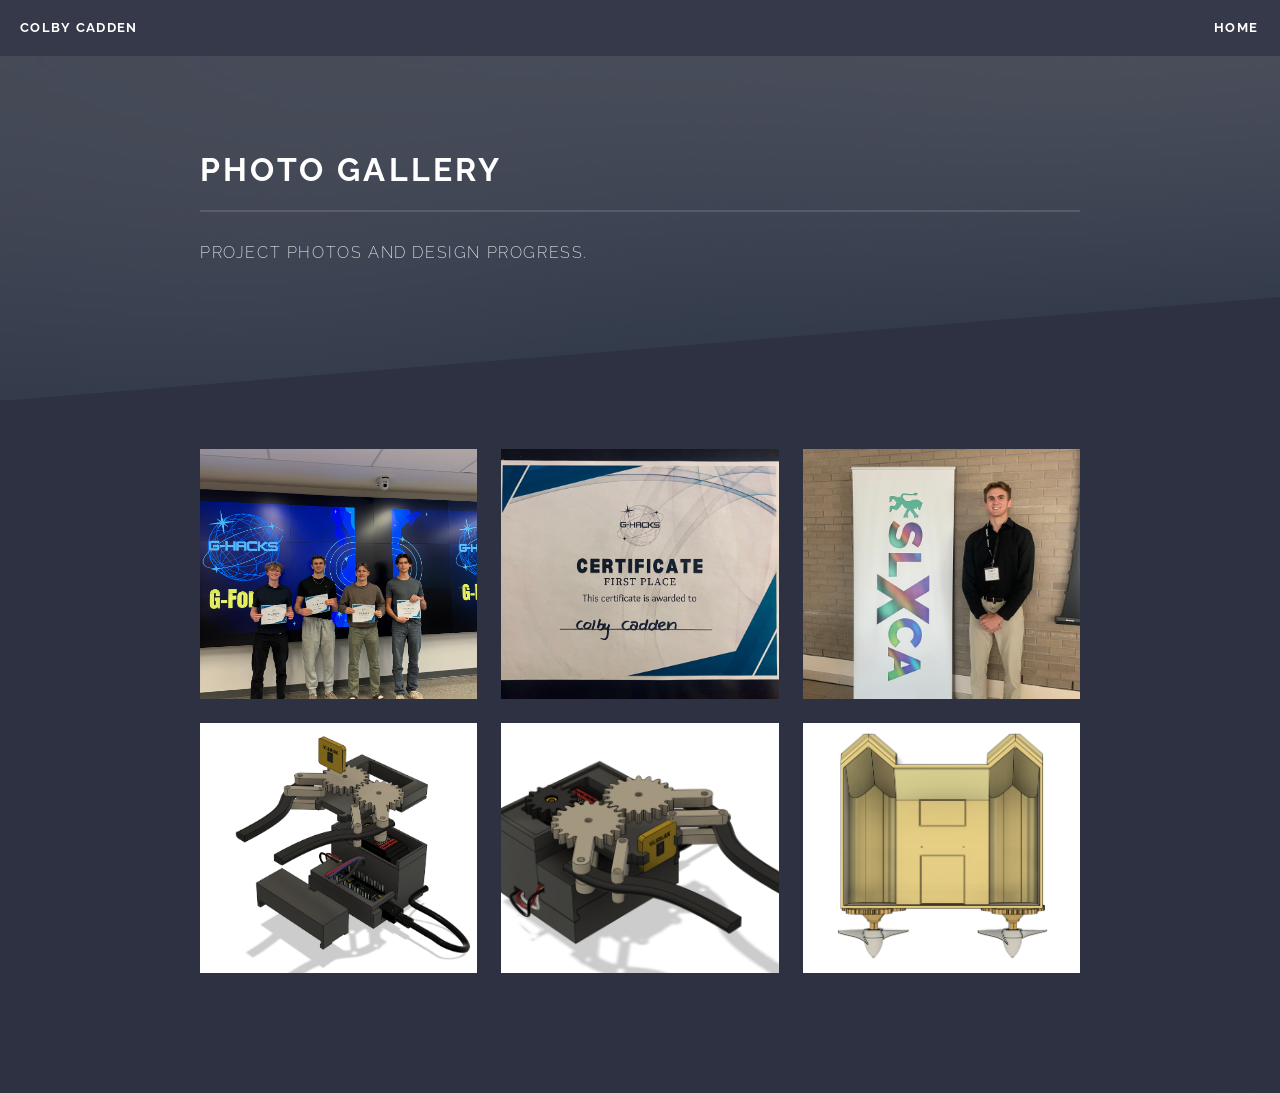
<file: Gallery.html>
<!DOCTYPE HTML>
<html>
  <head>
    <title>Photo Gallery</title>
    <meta charset="utf-8" />
    <meta name="viewport" content="width=device-width, initial-scale=1, user-scalable=no" />
    <link rel="stylesheet" href="assets/css/main.css" />
    <noscript><link rel="stylesheet" href="assets/css/noscript.css" /></noscript>
  </head>

  <body class="is-preload">

    <div id="page-wrapper">

      <header id="header">
        <h1><a href="index.html">Colby Cadden</a></h1>
        <nav>
          <a href="index.html">Home</a>
        </nav>
      </header>

      <section id="wrapper">
        <header>
          <div class="inner">
            <h2>Photo Gallery</h2>
            <p>Project photos and design progress.</p>
          </div>
        </header>

        <div class="wrapper">
          <div class="inner">

            <section class="gallery-grid">
              <img src="images/Hackathon Team.jpg" alt="Gallery photo 1">
              <img src="images/Hackathon Certificate.jpg" alt="Gallery photo 2">
              <img src="images/ProfileSLxCA.JPEG" alt="Gallery photo 3">
              <img src="images/GripperV1Exploded2.png" alt="Gallery photo 4">
              <img src="images/GripperV1Iso.png" alt="Gallery photo 5">
              <img src="images/TopViewBoat.png" alt="Gallery photo 6">
            </section>

          </div>
        </div>
      </section>

    </div>

    <script src="assets/js/jquery.min.js"></script>
    <script src="assets/js/jquery.scrollex.min.js"></script>
    <script src="assets/js/browser.min.js"></script>
    <script src="assets/js/breakpoints.min.js"></script>
    <script src="assets/js/util.js"></script>
    <script src="assets/js/main.js"></script>

  </body>
</html>
</file>
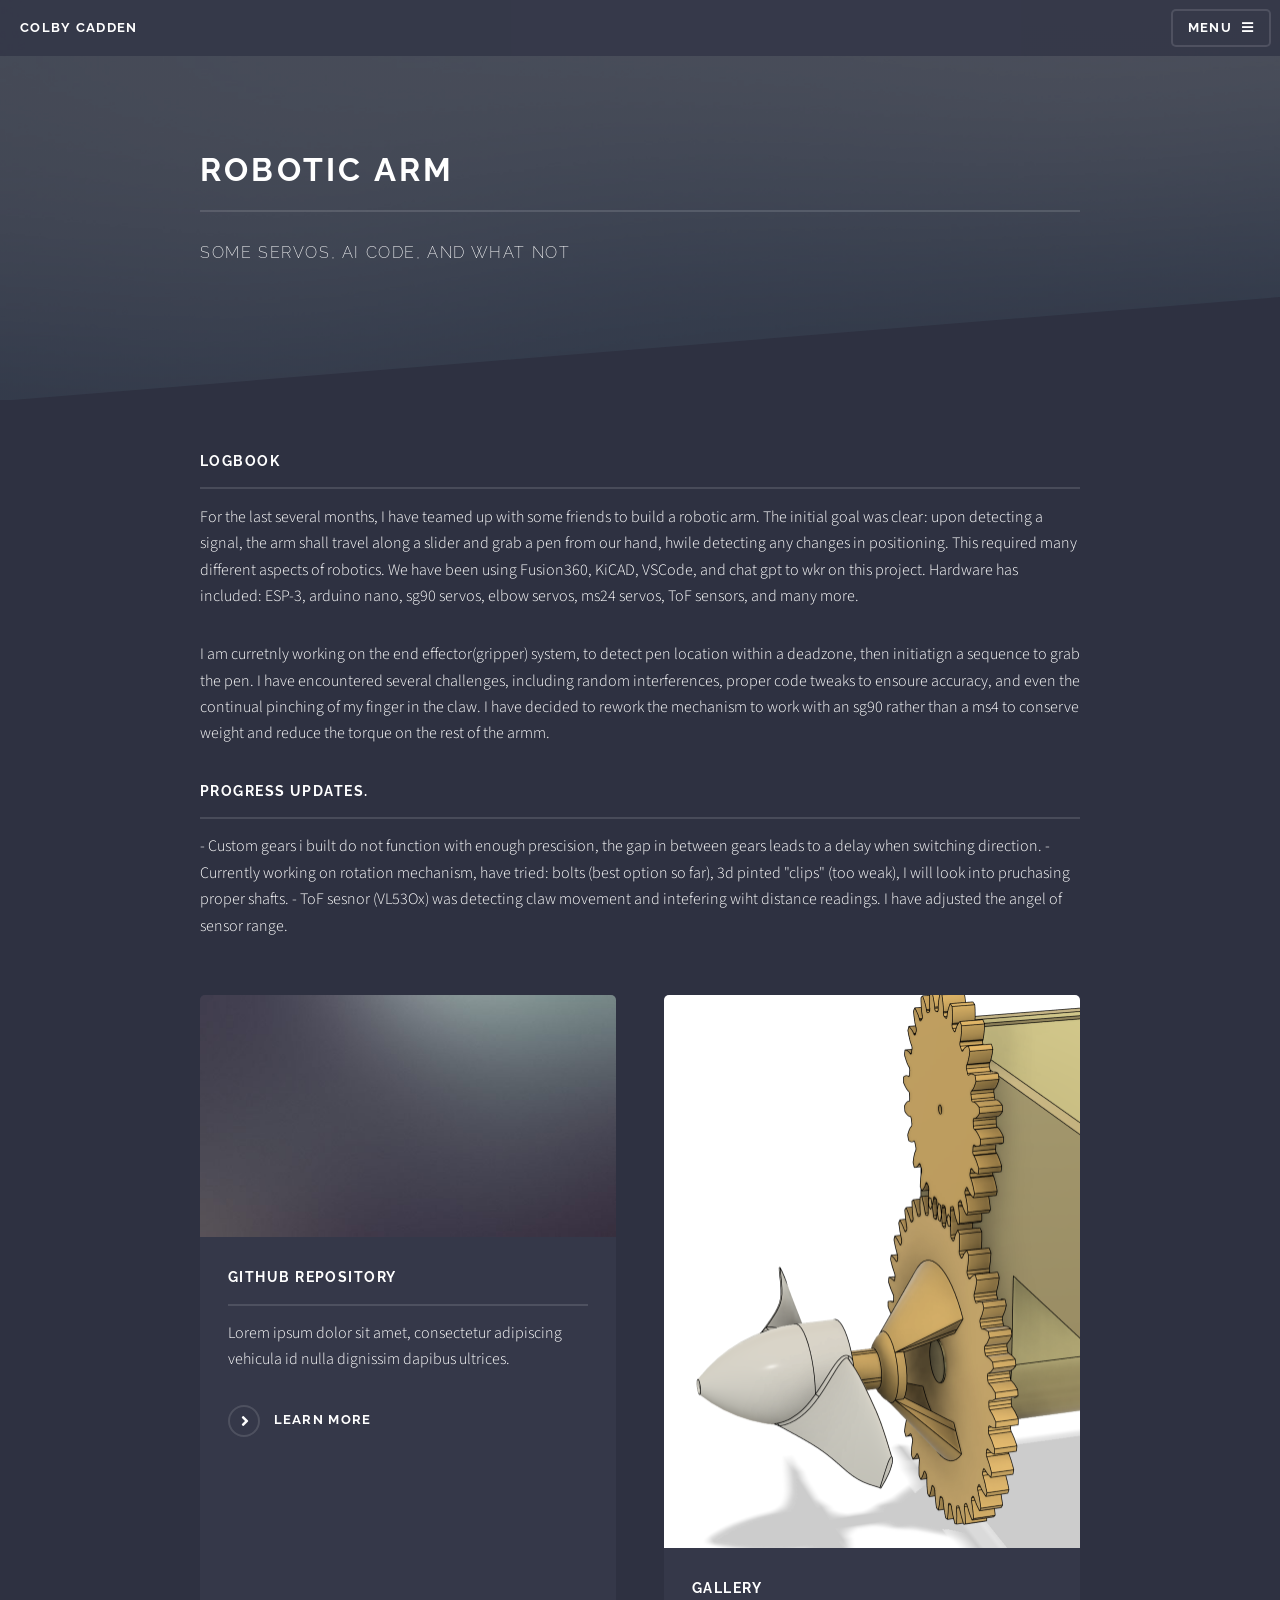
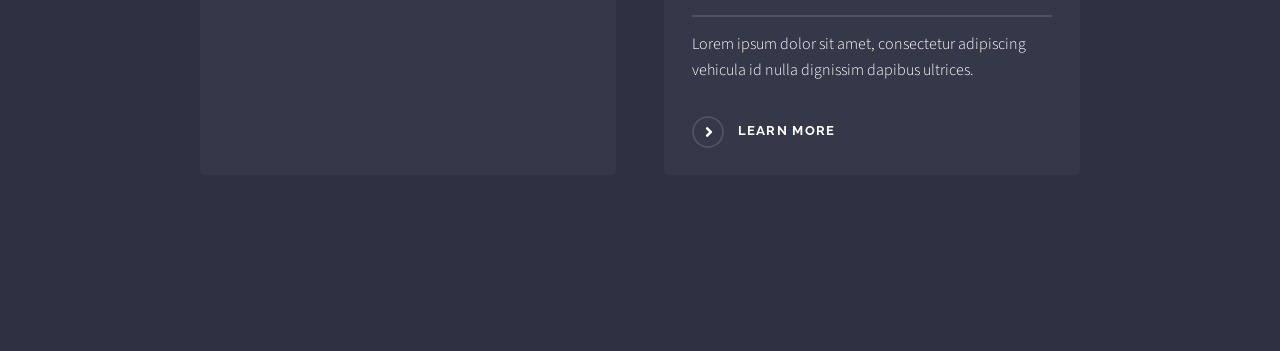
<file: Hackathons.html>
<!DOCTYPE HTML>
<!--
	Solid State by HTML5 UP
	html5up.net | @ajlkn
	Free for personal and commercial use under the CCA 3.0 license (html5up.net/license)
-->
<html>
	<head>
		<title>Robot Arm</title>
		<meta charset="utf-8" />
		<meta name="viewport" content="width=device-width, initial-scale=1, user-scalable=no" />
		<link rel="stylesheet" href="assets/css/main.css" />
		<noscript><link rel="stylesheet" href="assets/css/noscript.css" /></noscript>
	</head>
	<body class="is-preload">

		<!-- Page Wrapper -->
			<div id="page-wrapper">

				<!-- Header -->
					<header id="header">
						<h1><a href="Home.html">Colby Cadden</a></h1>
						<nav>
							<a href="#menu">Menu</a>
						</nav>
					</header>

				<!-- Menu -->
					<nav id="menu">
						<div class="inner">
							<h2>Menu</h2>
							<ul class="links">
								<li><a href="Home.html">Home</a></li>
								<li><a href="Robotic Arm.html">Robot Arm</a></li>
								<li><a href="Awards.html">Random</a></li>
								<li><a href="Gallery.html">Gallery</a></li>

							</ul>
							<a href="#" class="close">Close</a>
						</div>
					</nav>

				<!-- Wrapper -->
					<section id="wrapper">
						<header>
							<div class="inner">
								<h2>Robotic Arm</h2>
								<p>Some servos, AI code, and what not</p>
							</div>
						</header>

						<!-- Content -->
							<div class="wrapper">
								<div class="inner">

									<h3 class="major">Logbook</h3>
									<p> For the last several months, I have teamed up with some friends to build a robotic arm. The initial goal was clear: upon detecting a signal, the arm shall travel along a slider and grab a  pen from our hand, hwile detecting any changes in positioning. This required many different aspects of robotics. We have been using Fusion360, KiCAD, VSCode, and chat gpt to wkr on this project. Hardware has included: ESP-3, arduino nano, sg90 servos, elbow servos, ms24 servos, ToF sensors, and many more. 

									<p> I am curretnly working on the end effector(gripper) system, to detect pen location within a deadzone, then initiatign a sequence to grab the pen. I have encountered several challenges, including random interferences, proper code tweaks to ensoure accuracy, and even the continual pinching of my finger in the claw. I have decided to rework the mechanism to work with an sg90 rather than a ms4 to conserve weight and reduce the torque on the rest of the armm. 

									<h3 class="major">Progress Updates.</h3>
									<p> - Custom gears i built do not function with enough prescision, the gap in between gears leads to a delay when switching direction. 
										- Currently working on rotation mechanism, have tried: bolts (best option so far), 3d pinted "clips" (too weak), I will look into pruchasing proper shafts.
										- ToF sesnor (VL53Ox) was detecting claw movement and intefering wiht distance readings. I have adjusted the angel of sensor range. 


									<section class="features">
										<article>
											<a href="#" class="image"><img src="images/pic04.jpg" alt="" /></a>
											<h3 class="major">GitHub Repository</h3>
											<p>Lorem ipsum dolor sit amet, consectetur adipiscing vehicula id nulla dignissim dapibus ultrices.</p>
											<a href="https://github.com/ColbyCadden/colbycadden.github.io" class="special">Learn more</a>
										</article>
										<article>
											<a href="#" class="image"><img src="images/Screenshot 2026-02-26 185331.png" alt="" /></a>
											<h3 class="major">Gallery</h3>
											<p>Lorem ipsum dolor sit amet, consectetur adipiscing vehicula id nulla dignissim dapibus ultrices.</p>
											<a href="Gallery.html" class="special">Learn more</a>
										</article>
									</section>

								</div>
							</div>

					</section>

				
			</div>

		<!-- Scripts -->
			<script src="assets/js/jquery.min.js"></script>
			<script src="assets/js/jquery.scrollex.min.js"></script>
			<script src="assets/js/browser.min.js"></script>
			<script src="assets/js/breakpoints.min.js"></script>
			<script src="assets/js/util.js"></script>
			<script src="assets/js/main.js"></script>

	</body>
</html>
</file>
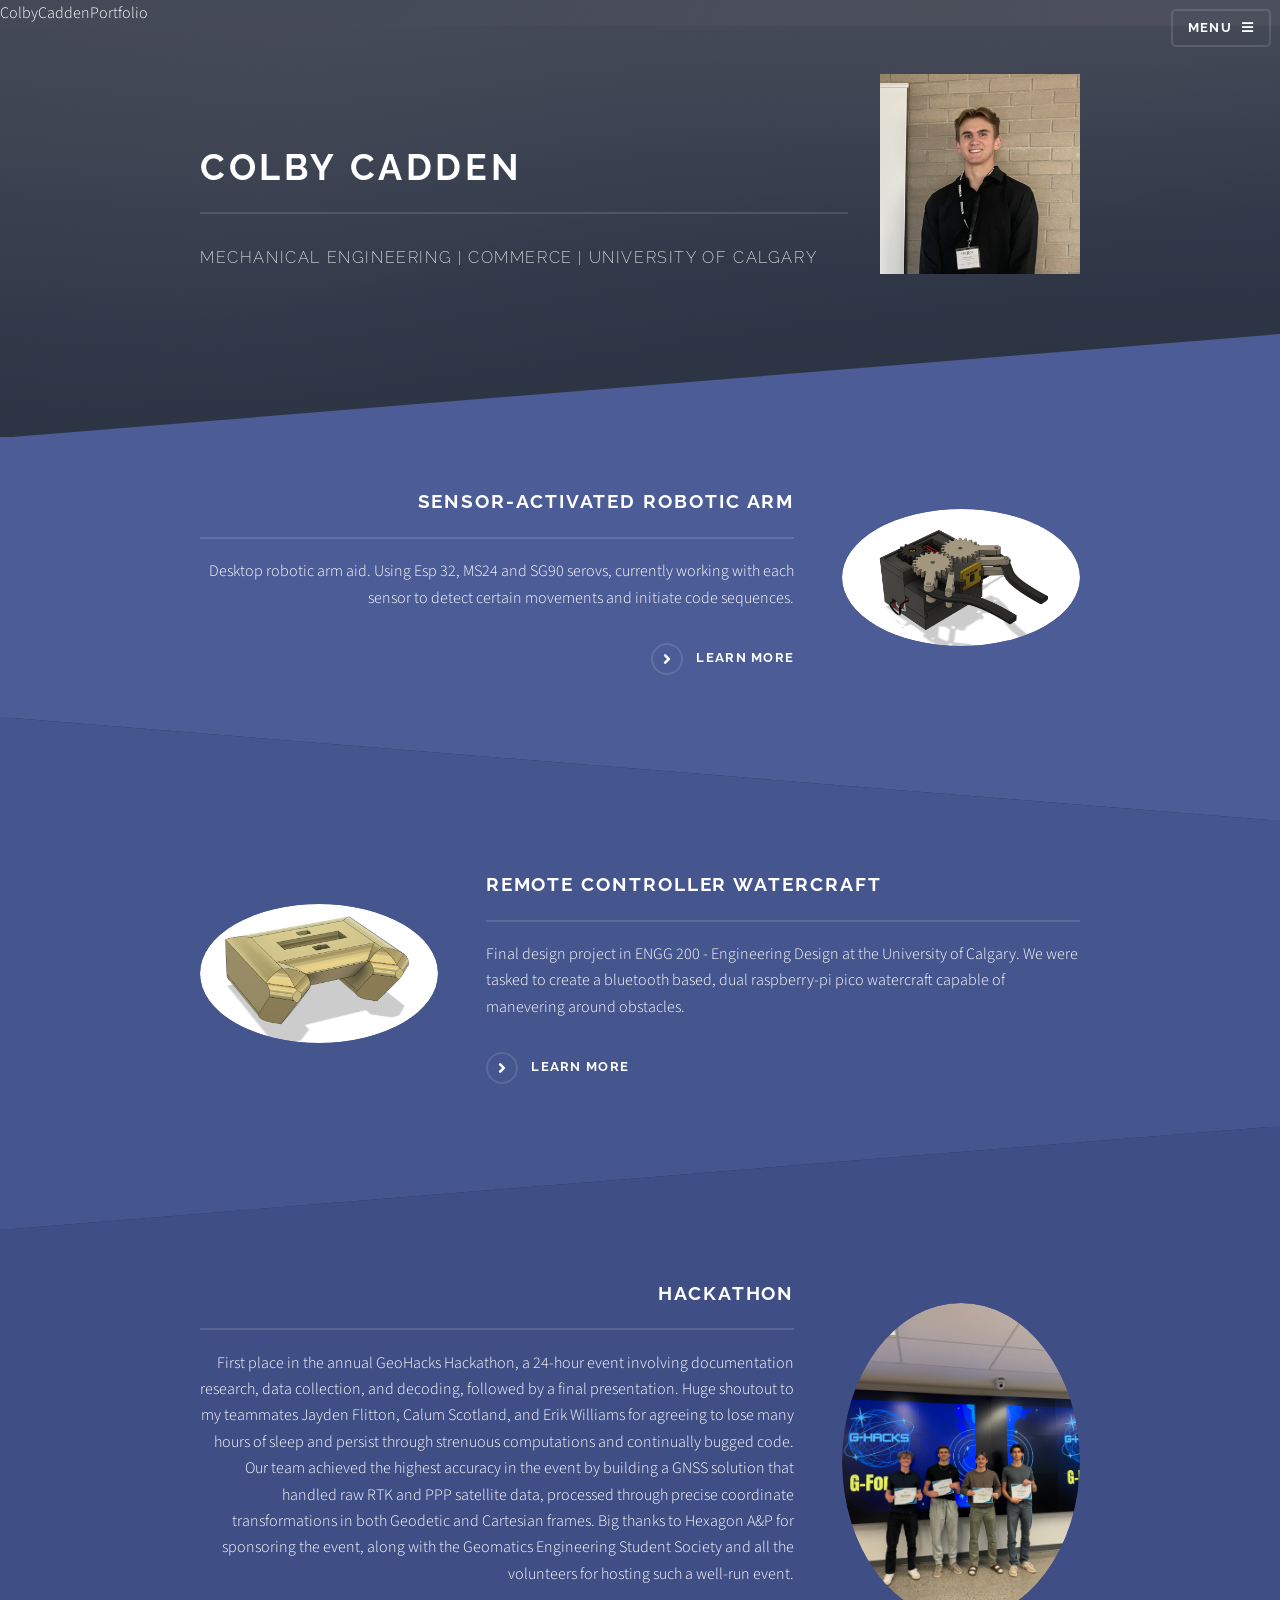
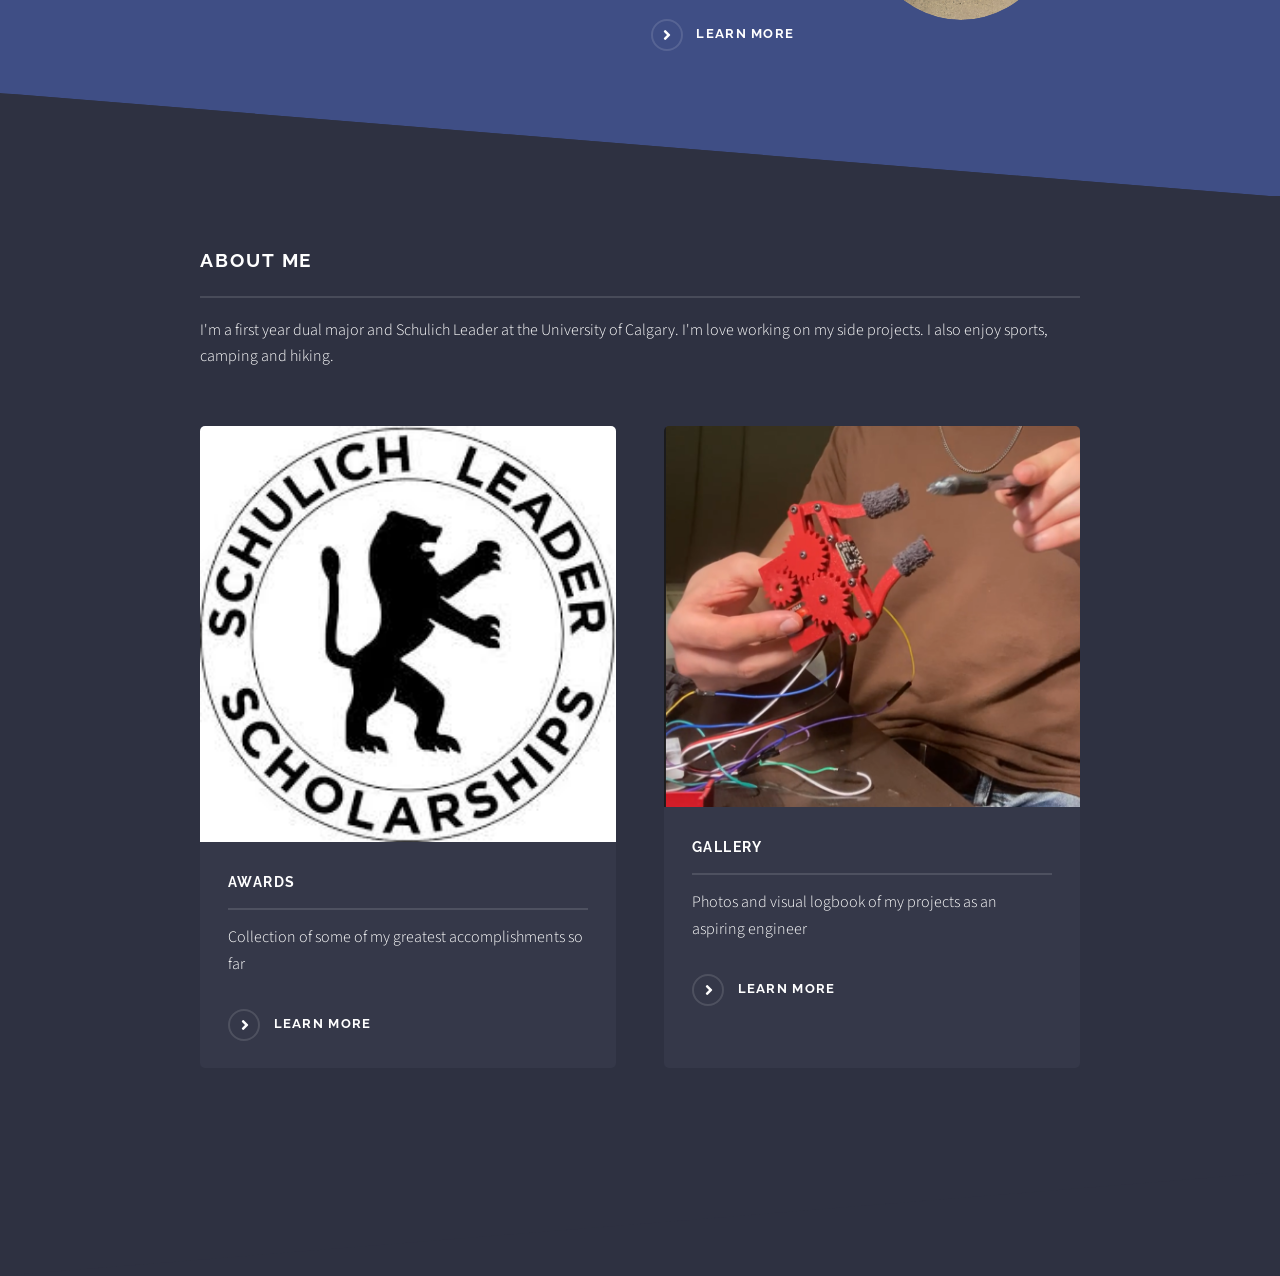
<file: Home.html>
ColbyCaddenPortfolio<!DOCTYPE HTML>
<!--
	Solid State by HTML5 UP
	html5up.net | @ajlkn
	Free for personal and commercial use under the CCA 3.0 license (html5up.net/license)
-->
<html>
	<head>
		<title>Colby Cadden</title>
		<meta charset="utf-8" />
		<meta name="viewport" content="width=device-width, initial-scale=1, user-scalable=no" />
		<link rel="stylesheet" href="assets/css/main.css" />
		<noscript><link rel="stylesheet" href="assets/css/noscript.css" /></noscript>
	</head>
	<body class="is-preload">

		<!-- Page Wrapper -->
			<div id="page-wrapper">

				<!-- Header -->
					<header id="header" class="alt">
						<h1><a href="Home.html">Colby Cadden</a></h1>

						<nav>
							<a href="#menu">Menu</a>
						</nav>
					</header>

				<!-- Menu -->
					<nav id="menu">
						<div class="inner">
							<h2>Menu</h2>
							<ul class="links">
								<li><a href="Home.html">Home</a></li>
								<li><a href="Robotic Arm.html">Robotic Arm</a></li>
								<li><a href="Awards.html">Awards</a></li>
							</ul>
							<a href="#" class="close">Close</a>
						</div>
					</nav>

				<!-- Banner -->
					<section id="banner">
						<div class="inner">
							<div class="banner-name-with-photo">
								<h2>Colby Cadden</h2>
								<img src="images/ProfileSLxCA.JPG" alt="Photo of Colby Cadden">
							</div>
								
							<p>Mechanical Engineering | Commerce | University of Calgary</p>
							
							</div>
						</div>
					</section>

				<!-- Wrapper -->
					<section id="wrapper">

						<!-- One -->
							<section id="one" class="wrapper spotlight style1">
								<div class="inner">
									<a href="#" class="image"><img src="images/GripperV1Iso.png" alt="" /></a>
									<div class="content">
										<h2 class="major">Sensor-Activated Robotic Arm</h2>
										<p>Desktop robotic arm aid. Using Esp 32, MS24 and SG90 serovs, currently working with each sensor to detect certain movements and initiate code sequences.</p>
										<a href="Robotic Arm.html" class="special">Learn more</a>
									</div>
								</div>
							</section>

						<!-- Two -->
							<section id="two" class="wrapper alt spotlight style2">
								<div class="inner">
									<a href="#" class="image"><img src="images/BoatwRoof.png" alt="" /></a>
									<div class="content">
										<h2 class="major">Remote Controller Watercraft</h2>
										<p>Final design project in ENGG 200 - Engineering Design at the University of Calgary. We were tasked to create a bluetooth based, dual raspberry-pi pico watercraft capable of manevering around obstacles.</p>
										<a href="Boat.html" class="special">Learn more</a>
									</div>
								</div>
							</section>

						<!-- Three -->
							<section id="three" class="wrapper spotlight style3">
								<div class="inner">
									<a href="#" class="image"><img src="images/Hackathon Team.jpg" alt="" /></a>
									<div class="content">
										<h2 class="major">Hackathon</h2>
										<p>First place in the annual GeoHacks Hackathon,  a 24-hour event involving documentation research, data collection, and decoding, followed by a final presentation. 
										Huge shoutout to my teammates Jayden Flitton, Calum Scotland, and Erik Williams for agreeing to lose many hours of sleep and persist through strenuous computations and continually bugged code. Our team achieved the highest accuracy in the event by building a GNSS solution that handled raw RTK and PPP satellite data, processed through precise coordinate transformations in both Geodetic and Cartesian frames.
										Big thanks to Hexagon A&P for sponsoring the event, along with the Geomatics Engineering Student Society and all the volunteers for hosting such a well-run event. </p>
										<a href="Hackathons.html" class="special">Learn more</a>
									</div>
								</div>
							</section>

				
						<!-- Four -->
							<section id="four" class="wrapper alt style1">
								<div class="inner">
									<h2 class="major">About Me</h2>
									<p>I'm a first year dual major and Schulich Leader at the University of Calgary. I'm love working on my side projects. I also enjoy sports, camping and hiking.</p>
									<section class="features">
										<article>
											<a href="#" class="image"><img src="images/SchulichLeaderLogo.jpg" alt="" /></a>
											<h3 class="major">Awards</h3>
											<p>Collection of some of my greatest accomplishments so far</p>
											<a href="Awards.html" class="special">Learn more</a>
										</article>
										<article>
											<a href="#" class="image"><img src="images/GripperV1TestPic.png" alt="" /></a>
											<h3 class="major">Gallery</h3>
											<p>Photos and visual logbook of my projects as an aspiring engineer</p>
											<a href="Gallery.html" class="special">Learn more</a>
										</article>
										
	
									</section>
									<ul class="actions">

									</ul>
								</div>
							</section>

						<!-- Five	
						<section class="icon-section">
							<h2>Icons</h2>

							<ul class="icons">
								<li><a href="#" class="icon brands fa-twitter"><span class="label">Twitter</span></a></li>
								<li><a href="#" class="icon brands fa-facebook-f"><span class="label">Facebook</span></a></li>
								<li><a href="#" class="icon brands fa-instagram"><span class="label">Instagram</span></a></li>
								<li><a href="#" class="icon brands fa-github"><span class="label">GitHub</span></a></li>
							</ul>
							</section>	 -->
			</div>

		<!-- Scripts -->
			<script src="assets/js/jquery.min.js"></script>
			<script src="assets/js/jquery.scrollex.min.js"></script>
			<script src="assets/js/browser.min.js"></script>
			<script src="assets/js/breakpoints.min.js"></script>
			<script src="assets/js/util.js"></script>
			<script src="assets/js/main.js"></script>

	</body>
</html>
</file>
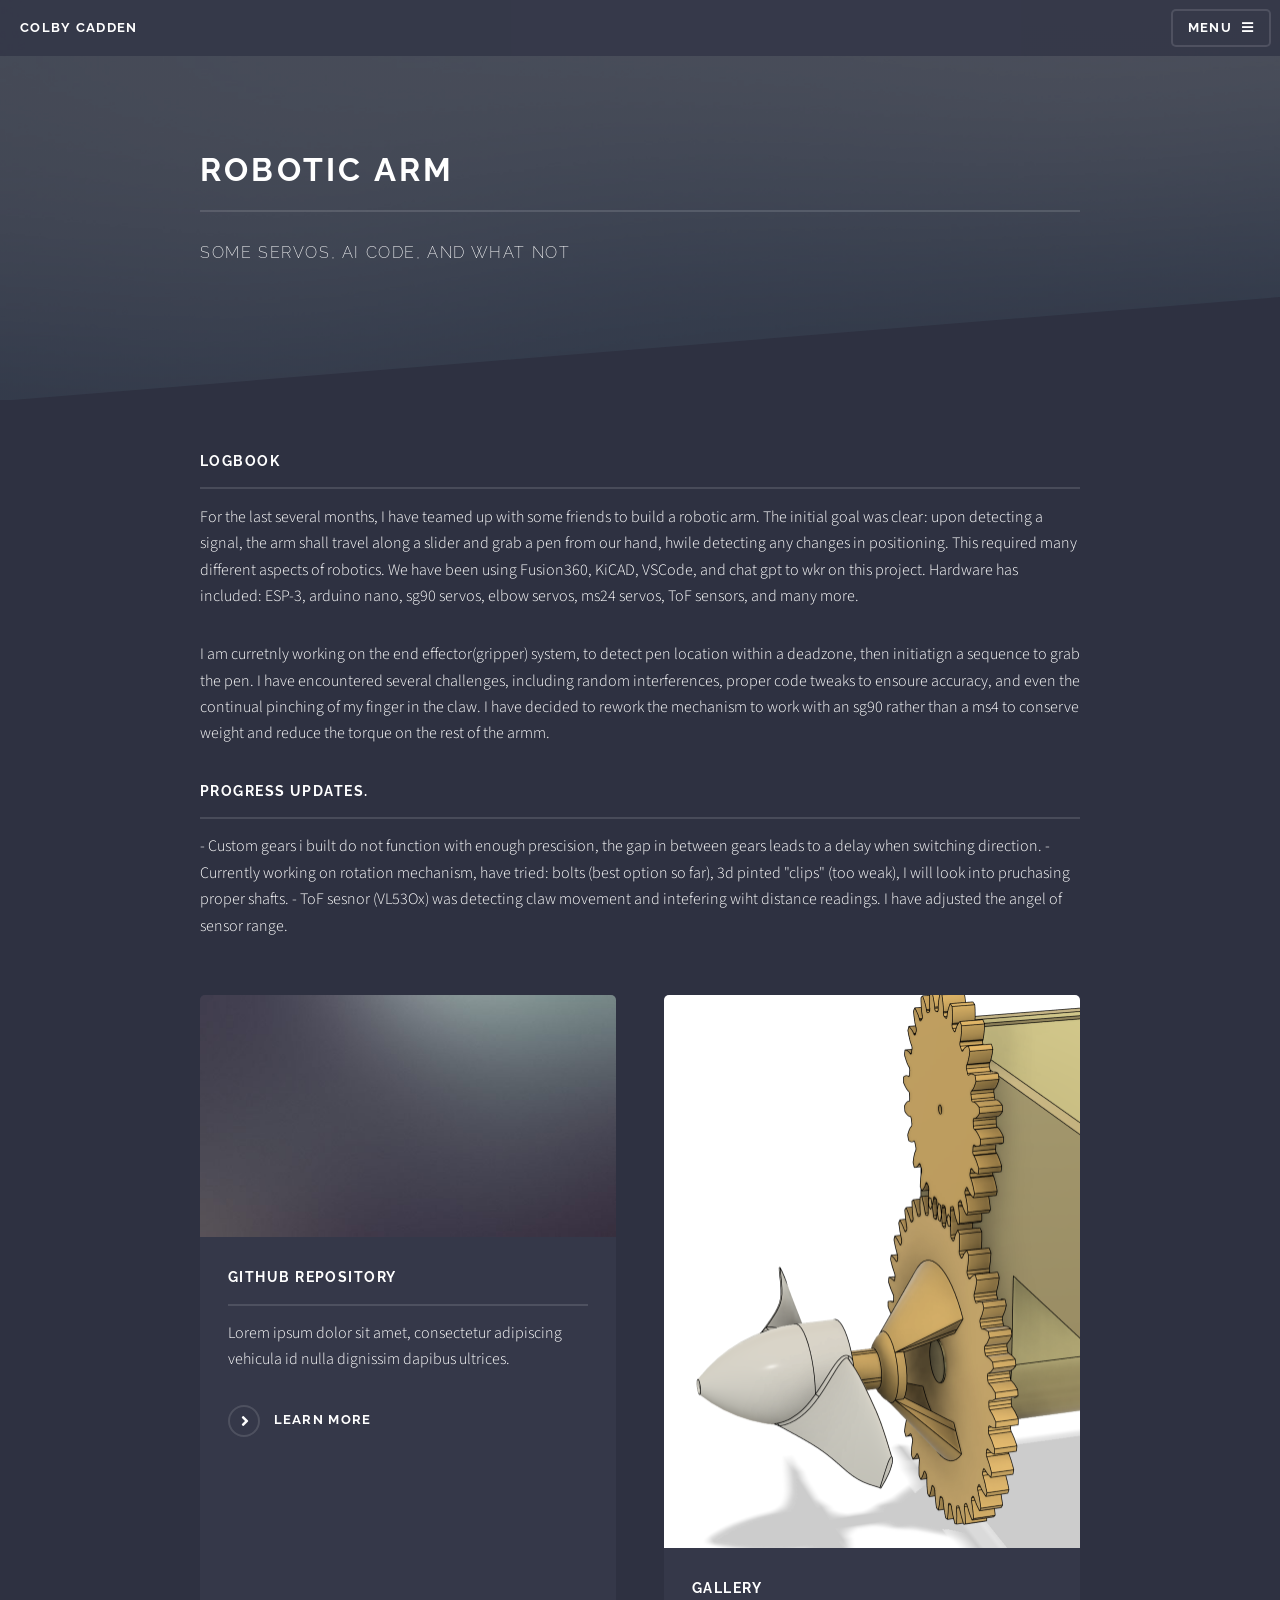
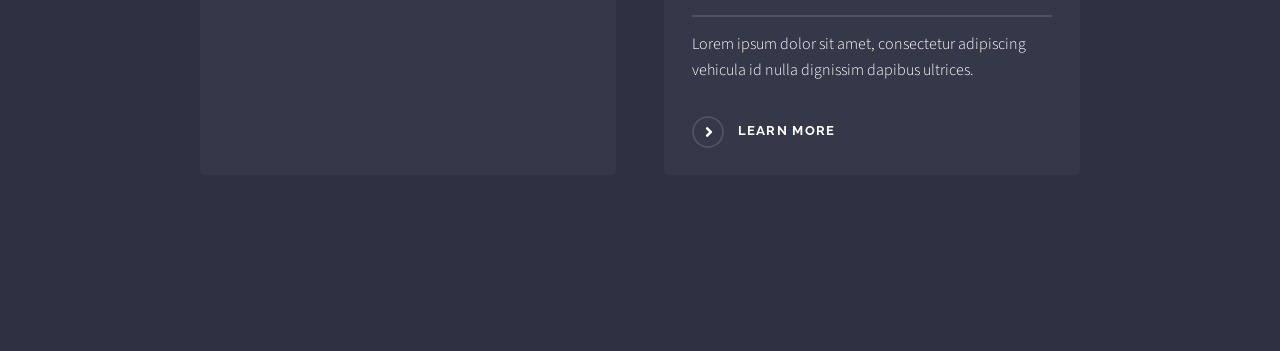
<file: Robotic Arm.html>
<!DOCTYPE HTML>
<!--
	Solid State by HTML5 UP
	html5up.net | @ajlkn
	Free for personal and commercial use under the CCA 3.0 license (html5up.net/license)
-->
<html>
	<head>
		<title>Robot Arm</title>
		<meta charset="utf-8" />
		<meta name="viewport" content="width=device-width, initial-scale=1, user-scalable=no" />
		<link rel="stylesheet" href="assets/css/main.css" />
		<noscript><link rel="stylesheet" href="assets/css/noscript.css" /></noscript>
	</head>
	<body class="is-preload">

		<!-- Page Wrapper -->
			<div id="page-wrapper">

				<!-- Header -->
					<header id="header">
						<h1><a href="index.html">Colby Cadden</a></h1>
						<nav>
							<a href="#menu">Menu</a>
						</nav>
					</header>

				<!-- Menu -->
					<nav id="menu">
						<div class="inner">
							<h2>Menu</h2>
							<ul class="links">
								<li><a href="index.html">Home</a></li>
								<li><a href="Robotic Arm.html">Robot Arm</a></li>
								<li><a href="Awards.html">Random</a></li>
								<li><a href="Gallery.html">Gallery</a></li>

							</ul>
							<a href="#" class="close">Close</a>
						</div>
					</nav>

				<!-- Wrapper -->
					<section id="wrapper">
						<header>
							<div class="inner">
								<h2>Robotic Arm</h2>
								<p>Some servos, AI code, and what not</p>
							</div>
						</header>

						<!-- Content -->
							<div class="wrapper">
								<div class="inner">

									<h3 class="major">Logbook</h3>
									<p> For the last several months, I have teamed up with some friends to build a robotic arm. The initial goal was clear: upon detecting a signal, the arm shall travel along a slider and grab a  pen from our hand, hwile detecting any changes in positioning. This required many different aspects of robotics. We have been using Fusion360, KiCAD, VSCode, and chat gpt to wkr on this project. Hardware has included: ESP-3, arduino nano, sg90 servos, elbow servos, ms24 servos, ToF sensors, and many more. 

									<p> I am curretnly working on the end effector(gripper) system, to detect pen location within a deadzone, then initiatign a sequence to grab the pen. I have encountered several challenges, including random interferences, proper code tweaks to ensoure accuracy, and even the continual pinching of my finger in the claw. I have decided to rework the mechanism to work with an sg90 rather than a ms4 to conserve weight and reduce the torque on the rest of the armm. 

									<h3 class="major">Progress Updates.</h3>
									<p> - Custom gears i built do not function with enough prescision, the gap in between gears leads to a delay when switching direction. 
										- Currently working on rotation mechanism, have tried: bolts (best option so far), 3d pinted "clips" (too weak), I will look into pruchasing proper shafts.
										- ToF sesnor (VL53Ox) was detecting claw movement and intefering wiht distance readings. I have adjusted the angel of sensor range. 


									<section class="features">
										<article>
											<a href="#" class="image"><img src="images/pic04.jpg" alt="" /></a>
											<h3 class="major">GitHub Repository</h3>
											<p>Lorem ipsum dolor sit amet, consectetur adipiscing vehicula id nulla dignissim dapibus ultrices.</p>
											<a href="https://github.com/ColbyCadden/colbycadden.github.io" class="special">Learn more</a>
										</article>
										<article>
											<a href="#" class="image"><img src="images/Screenshot 2026-02-26 185331.png" alt="" /></a>
											<h3 class="major">Gallery</h3>
											<p>Lorem ipsum dolor sit amet, consectetur adipiscing vehicula id nulla dignissim dapibus ultrices.</p>
											<a href="Gallery.html" class="special">Learn more</a>
										</article>
									</section>

								</div>
							</div>

					</section>

				
			</div>

		<!-- Scripts -->
			<script src="assets/js/jquery.min.js"></script>
			<script src="assets/js/jquery.scrollex.min.js"></script>
			<script src="assets/js/browser.min.js"></script>
			<script src="assets/js/breakpoints.min.js"></script>
			<script src="assets/js/util.js"></script>
			<script src="assets/js/main.js"></script>

	</body>
</html>
</file>
<file: assets/css/noscript.css>
/*
	Solid State by HTML5 UP
	html5up.net | @ajlkn
	Free for personal and commercial use under the CCA 3.0 license (html5up.net/license)
*/

/* Banner */

	body.is-preload #banner .logo {
		-moz-transform: none;
		-webkit-transform: none;
		-ms-transform: none;
		transform: none;
		opacity: 1;
	}

	body.is-preload #banner h2 {
		opacity: 1;
		-moz-transform: none;
		-webkit-transform: none;
		-ms-transform: none;
		transform: none;
		-moz-filter: none;
		-webkit-filter: none;
		-ms-filter: none;
		filter: none;
	}

	body.is-preload #banner p {
		opacity: 01;
		-moz-transform: none;
		-webkit-transform: none;
		-ms-transform: none;
		transform: none;
		-moz-filter: none;
		-webkit-filter: none;
		-ms-filter: none;
		filter: none;
	}
</file>
<file: assets/css/main.css>
@import url(fontawesome-all.min.css);
@import url("https://fonts.googleapis.com/css?family=Raleway:200,700|Source+Sans+Pro:300,600,300italic,600italic");

/*
	Solid State by HTML5 UP
	html5up.net | @ajlkn
	Free for personal and commercial use under the CCA 3.0 license (html5up.net/license)
*/

html, body, div, span, applet, object,
iframe, h1, h2, h3, h4, h5, h6, p, blockquote,
pre, a, abbr, acronym, address, big, cite,
code, del, dfn, em, img, ins, kbd, q, s, samp,
small, strike, strong, sub, sup, tt, var, b,
u, i, center, dl, dt, dd, ol, ul, li, fieldset,
form, label, legend, table, caption, tbody,
tfoot, thead, tr, th, td, article, aside,
canvas, details, embed, figure, figcaption,
footer, header, hgroup, menu, nav, output, ruby,
section, summary, time, mark, audio, video {
	margin: 0;
	padding: 0;
	border: 0;
	font-size: 100%;
	font: inherit;
	vertical-align: baseline;}

article, aside, details, figcaption, figure,
footer, header, hgroup, menu, nav, section {
	display: block;}

body {
	line-height: 1;
}

ol, ul {
	list-style: none;
}

blockquote, q {
	quotes: none;
}

	blockquote:before, blockquote:after, q:before, q:after {
		content: '';
		content: none;
	}

table {
	border-collapse: collapse;
	border-spacing: 0;
}

body {
	-webkit-text-size-adjust: none;
}

mark {
	background-color: transparent;
	color: inherit;
}

input::-moz-focus-inner {
	border: 0;
	padding: 0;
}

input, select, textarea {
	-moz-appearance: none;
	-webkit-appearance: none;
	-ms-appearance: none;
	appearance: none;
}

/* Basic */

	@-ms-viewport {
		width: device-width;
	}

	body {
		-ms-overflow-style: scrollbar;
	}

	@media screen and (max-width: 480px) {

		html, body {
			min-width: 320px;
		}

	}

	html {
		box-sizing: border-box;
	}

	*, *:before, *:after {
		box-sizing: inherit;
	}

	body {
		background-color: #2e3141;
		background-image: linear-gradient(to top, rgba(46, 49, 65, 0.8), rgba(46, 49, 65, 0.8)), url("../../images/bg.jpg");
		background-size: auto,
 cover;
		background-attachment: fixed,
 fixed;
		background-position: center,
 center;
	}

		body.is-preload *, body.is-preload *:before, body.is-preload *:after {
			-moz-animation: none !important;
			-webkit-animation: none !important;
			-ms-animation: none !important;
			animation: none !important;
			-moz-transition: none !important;
			-webkit-transition: none !important;
			-ms-transition: none !important;
			transition: none !important;
		}

/* Type */

	body, input, select, textarea {
		color: #ffffff;
		font-family: "Source Sans Pro", Helvetica, sans-serif;
		font-size: 16.5pt;
		font-weight: 300;
		line-height: 1.65;
	}

		@media screen and (max-width: 1680px) {

			body, input, select, textarea {
				font-size: 13pt;
			}

		}

		@media screen and (max-width: 1280px) {

			body, input, select, textarea {
				font-size: 12pt;
			}

		}

		@media screen and (max-width: 980px) {

			body, input, select, textarea {
				font-size: 12pt;
			}

		}

		@media screen and (max-width: 736px) {

			body, input, select, textarea {
				font-size: 12pt;
			}

		}

		@media screen and (max-width: 480px) {

			body, input, select, textarea {
				font-size: 12pt;
			}

		}

	a {
		-moz-transition: color 0.2s ease-in-out, border-bottom-color 0.2s ease-in-out;
		-webkit-transition: color 0.2s ease-in-out, border-bottom-color 0.2s ease-in-out;
		-ms-transition: color 0.2s ease-in-out, border-bottom-color 0.2s ease-in-out;
		transition: color 0.2s ease-in-out, border-bottom-color 0.2s ease-in-out;
		border-bottom: dotted 1px rgba(255, 255, 255, 0.35);
		color: #ffffff;
		text-decoration: none;
	}

		a:hover {
			border-bottom-color: transparent;
			color: #ffffff !important;
		}

		a.special:not(.button) {
			text-decoration: none;
			border-bottom: 0;
			display: block;
			font-family: Raleway, Helvetica, sans-serif;
			font-size: 0.8em;
			font-weight: 700;
			letter-spacing: 0.1em;
			margin: 0 0 2em 0;
			text-transform: uppercase;
		}

			a.special:not(.button):before {
				-moz-osx-font-smoothing: grayscale;
				-webkit-font-smoothing: antialiased;
				display: inline-block;
				font-style: normal;
				font-variant: normal;
				text-rendering: auto;
				line-height: 1;
				text-transform: none !important;
				font-family: 'Font Awesome 5 Free';
				font-weight: 900;
			}

			a.special:not(.button):before {
				-moz-transition: background-color 0.2s ease-in-out;
				-webkit-transition: background-color 0.2s ease-in-out;
				-ms-transition: background-color 0.2s ease-in-out;
				transition: background-color 0.2s ease-in-out;
				border-radius: 100%;
				border: solid 2px rgba(255, 255, 255, 0.125);
				content: '\f105';
				display: inline-block;
				font-size: 1.25em;
				height: 2em;
				line-height: 1.75em;
				margin-right: 0.85em;
				text-align: center;
				text-indent: 0.15em;
				vertical-align: middle;
				width: 2em;
			}

			a.special:not(.button):hover:before {
				background-color: rgba(255, 255, 255, 0.025);
			}

			a.special:not(.button):active:before {
				background-color: rgba(255, 255, 255, 0.075);
			}

	strong, b {
		color: #ffffff;
		font-weight: 600;
	}

	em, i {
		font-style: italic;
	}

	p {
		margin: 0 0 2em 0;
	}

	h1, h2, h3, h4, h5, h6 {
		color: #ffffff;
		font-family: Raleway, Helvetica, sans-serif;
		font-weight: 700;
		letter-spacing: 0.1em;
		margin: 0 0 1em 0;
		text-transform: uppercase;
	}

		h1 a, h2 a, h3 a, h4 a, h5 a, h6 a {
			color: inherit;
			text-decoration: none;
			border-bottom: 0;
		}

		h1 span, h2 span, h3 span, h4 span, h5 span, h6 span {
			font-weight: 200;
		}

		h1.major, h2.major, h3.major, h4.major, h5.major, h6.major {
			padding-bottom: 1em;
			border-bottom: solid 2px rgba(255, 255, 255, 0.125);
		}

	h2 {
		font-size: 1.2em;
	}

	h3 {
		font-size: 0.9em;
	}

	h4 {
		font-size: 0.7em;
	}

	h5 {
		font-size: 0.7em;
	}

	h6 {
		font-size: 0.7em;
	}

	@media screen and (max-width: 736px) {

		h2 {
			font-size: 1em;
		}

		h3 {
			font-size: 0.8em;
		}

	}

	sub {
		font-size: 0.8em;
		position: relative;
		top: 0.5em;
	}

	sup {
		font-size: 0.8em;
		position: relative;
		top: -0.5em;
	}

	blockquote {
		border-left: solid 4px rgba(255, 255, 255, 0.125);
		font-style: italic;
		margin: 0 0 2em 0;
		padding: 0.5em 0 0.5em 2em;
	}

	code {
		background: rgba(255, 255, 255, 0.025);
		border-radius: 5px;
		border: solid 2px rgba(255, 255, 255, 0.125);
		font-family: "Courier New", monospace;
		font-size: 0.9em;
		margin: 0 0.25em;
		padding: 0.25em 0.65em;
	}

	pre {
		-webkit-overflow-scrolling: touch;
		font-family: "Courier New", monospace;
		font-size: 0.9em;
		margin: 0 0 2em 0;
	}

		pre code {
			display: block;
			line-height: 1.75em;
			padding: 1em 1.5em;
			overflow-x: auto;
		}

	hr {
		border: 0;
		border-bottom: solid 2px rgba(255, 255, 255, 0.125);
		margin: 2.5em 0;
	}

		hr.major {
			margin: 4em 0;
		}

	.align-left {
		text-align: left;
	}

	.align-center {
		text-align: center;
	}

	.align-right {
		text-align: right;
	}

/* Row */

	.row {
		display: flex;
		flex-wrap: wrap;
		box-sizing: border-box;
		align-items: stretch;
	}

		.row > * {
			box-sizing: border-box;
		}

		.row.gtr-uniform > * > :last-child {
			margin-bottom: 0;
		}

		.row.aln-left {
			justify-content: flex-start;
		}

		.row.aln-center {
			justify-content: center;
		}

		.row.aln-right {
			justify-content: flex-end;
		}

		.row.aln-top {
			align-items: flex-start;
		}

		.row.aln-middle {
			align-items: center;
		}

		.row.aln-bottom {
			align-items: flex-end;
		}

		.row > .imp {
			order: -1;
		}

		.row > .col-1 {
			width: 8.33333%;
		}

		.row > .off-1 {
			margin-left: 8.33333%;
		}

		.row > .col-2 {
			width: 16.66667%;
		}

		.row > .off-2 {
			margin-left: 16.66667%;
		}

		.row > .col-3 {
			width: 25%;
		}

		.row > .off-3 {
			margin-left: 25%;
		}

		.row > .col-4 {
			width: 33.33333%;
		}

		.row > .off-4 {
			margin-left: 33.33333%;
		}

		.row > .col-5 {
			width: 41.66667%;
		}

		.row > .off-5 {
			margin-left: 41.66667%;
		}

		.row > .col-6 {
			width: 50%;
		}

		.row > .off-6 {
			margin-left: 50%;
		}

		.row > .col-7 {
			width: 58.33333%;
		}

		.row > .off-7 {
			margin-left: 58.33333%;
		}

		.row > .col-8 {
			width: 66.66667%;
		}

		.row > .off-8 {
			margin-left: 66.66667%;
		}

		.row > .col-9 {
			width: 75%;
		}

		.row > .off-9 {
			margin-left: 75%;
		}

		.row > .col-10 {
			width: 83.33333%;
		}

		.row > .off-10 {
			margin-left: 83.33333%;
		}

		.row > .col-11 {
			width: 91.66667%;
		}

		.row > .off-11 {
			margin-left: 91.66667%;
		}

		.row > .col-12 {
			width: 100%;
		}

		.row > .off-12 {
			margin-left: 100%;
		}

		.row.gtr-0 {
			margin-top: 0;
			margin-left: 0em;
		}

			.row.gtr-0 > * {
				padding: 0 0 0 0em;
			}

			.row.gtr-0.gtr-uniform {
				margin-top: 0em;
			}

				.row.gtr-0.gtr-uniform > * {
					padding-top: 0em;
				}

		.row.gtr-25 {
			margin-top: 0;
			margin-left: -0.4375em;
		}

			.row.gtr-25 > * {
				padding: 0 0 0 0.4375em;
			}

			.row.gtr-25.gtr-uniform {
				margin-top: -0.4375em;
			}

				.row.gtr-25.gtr-uniform > * {
					padding-top: 0.4375em;
				}

		.row.gtr-50 {
			margin-top: 0;
			margin-left: -0.875em;
		}

			.row.gtr-50 > * {
				padding: 0 0 0 0.875em;
			}

			.row.gtr-50.gtr-uniform {
				margin-top: -0.875em;
			}

				.row.gtr-50.gtr-uniform > * {
					padding-top: 0.875em;
				}

		.row {
			margin-top: 0;
			margin-left: -1.75em;
		}

			.row > * {
				padding: 0 0 0 1.75em;
			}

			.row.gtr-uniform {
				margin-top: -1.75em;
			}

				.row.gtr-uniform > * {
					padding-top: 1.75em;
				}

		.row.gtr-150 {
			margin-top: 0;
			margin-left: -2.625em;
		}

			.row.gtr-150 > * {
				padding: 0 0 0 2.625em;
			}

			.row.gtr-150.gtr-uniform {
				margin-top: -2.625em;
			}

				.row.gtr-150.gtr-uniform > * {
					padding-top: 2.625em;
				}

		.row.gtr-200 {
			margin-top: 0;
			margin-left: -3.5em;
		}

			.row.gtr-200 > * {
				padding: 0 0 0 3.5em;
			}

			.row.gtr-200.gtr-uniform {
				margin-top: -3.5em;
			}

				.row.gtr-200.gtr-uniform > * {
					padding-top: 3.5em;
				}

		@media screen and (max-width: 1680px) {

			.row {
				display: flex;
				flex-wrap: wrap;
				box-sizing: border-box;
				align-items: stretch;
			}

				.row > * {
					box-sizing: border-box;
				}

				.row.gtr-uniform > * > :last-child {
					margin-bottom: 0;
				}

				.row.aln-left {
					justify-content: flex-start;
				}

				.row.aln-center {
					justify-content: center;
				}

				.row.aln-right {
					justify-content: flex-end;
				}

				.row.aln-top {
					align-items: flex-start;
				}

				.row.aln-middle {
					align-items: center;
				}

				.row.aln-bottom {
					align-items: flex-end;
				}

				.row > .imp-xlarge {
					order: -1;
				}

				.row > .col-1-xlarge {
					width: 8.33333%;
				}

				.row > .off-1-xlarge {
					margin-left: 8.33333%;
				}

				.row > .col-2-xlarge {
					width: 16.66667%;
				}

				.row > .off-2-xlarge {
					margin-left: 16.66667%;
				}

				.row > .col-3-xlarge {
					width: 25%;
				}

				.row > .off-3-xlarge {
					margin-left: 25%;
				}

				.row > .col-4-xlarge {
					width: 33.33333%;
				}

				.row > .off-4-xlarge {
					margin-left: 33.33333%;
				}

				.row > .col-5-xlarge {
					width: 41.66667%;
				}

				.row > .off-5-xlarge {
					margin-left: 41.66667%;
				}

				.row > .col-6-xlarge {
					width: 50%;
				}

				.row > .off-6-xlarge {
					margin-left: 50%;
				}

				.row > .col-7-xlarge {
					width: 58.33333%;
				}

				.row > .off-7-xlarge {
					margin-left: 58.33333%;
				}

				.row > .col-8-xlarge {
					width: 66.66667%;
				}

				.row > .off-8-xlarge {
					margin-left: 66.66667%;
				}

				.row > .col-9-xlarge {
					width: 75%;
				}

				.row > .off-9-xlarge {
					margin-left: 75%;
				}

				.row > .col-10-xlarge {
					width: 83.33333%;
				}

				.row > .off-10-xlarge {
					margin-left: 83.33333%;
				}

				.row > .col-11-xlarge {
					width: 91.66667%;
				}

				.row > .off-11-xlarge {
					margin-left: 91.66667%;
				}

				.row > .col-12-xlarge {
					width: 100%;
				}

				.row > .off-12-xlarge {
					margin-left: 100%;
				}

				.row.gtr-0 {
					margin-top: 0;
					margin-left: 0em;
				}

					.row.gtr-0 > * {
						padding: 0 0 0 0em;
					}

					.row.gtr-0.gtr-uniform {
						margin-top: 0em;
					}

						.row.gtr-0.gtr-uniform > * {
							padding-top: 0em;
						}

				.row.gtr-25 {
					margin-top: 0;
					margin-left: -0.4375em;
				}

					.row.gtr-25 > * {
						padding: 0 0 0 0.4375em;
					}

					.row.gtr-25.gtr-uniform {
						margin-top: -0.4375em;
					}

						.row.gtr-25.gtr-uniform > * {
							padding-top: 0.4375em;
						}

				.row.gtr-50 {
					margin-top: 0;
					margin-left: -0.875em;
				}

					.row.gtr-50 > * {
						padding: 0 0 0 0.875em;
					}

					.row.gtr-50.gtr-uniform {
						margin-top: -0.875em;
					}

						.row.gtr-50.gtr-uniform > * {
							padding-top: 0.875em;
						}

				.row {
					margin-top: 0;
					margin-left: -1.75em;
				}

					.row > * {
						padding: 0 0 0 1.75em;
					}

					.row.gtr-uniform {
						margin-top: -1.75em;
					}

						.row.gtr-uniform > * {
							padding-top: 1.75em;
						}

				.row.gtr-150 {
					margin-top: 0;
					margin-left: -2.625em;
				}

					.row.gtr-150 > * {
						padding: 0 0 0 2.625em;
					}

					.row.gtr-150.gtr-uniform {
						margin-top: -2.625em;
					}

						.row.gtr-150.gtr-uniform > * {
							padding-top: 2.625em;
						}

				.row.gtr-200 {
					margin-top: 0;
					margin-left: -3.5em;
				}

					.row.gtr-200 > * {
						padding: 0 0 0 3.5em;
					}

					.row.gtr-200.gtr-uniform {
						margin-top: -3.5em;
					}

						.row.gtr-200.gtr-uniform > * {
							padding-top: 3.5em;
						}

		}

		@media screen and (max-width: 1280px) {

			.row {
				display: flex;
				flex-wrap: wrap;
				box-sizing: border-box;
				align-items: stretch;
			}

				.row > * {
					box-sizing: border-box;
				}

				.row.gtr-uniform > * > :last-child {
					margin-bottom: 0;
				}

				.row.aln-left {
					justify-content: flex-start;
				}

				.row.aln-center {
					justify-content: center;
				}

				.row.aln-right {
					justify-content: flex-end;
				}

				.row.aln-top {
					align-items: flex-start;
				}

				.row.aln-middle {
					align-items: center;
				}

				.row.aln-bottom {
					align-items: flex-end;
				}

				.row > .imp-large {
					order: -1;
				}

				.row > .col-1-large {
					width: 8.33333%;
				}

				.row > .off-1-large {
					margin-left: 8.33333%;
				}

				.row > .col-2-large {
					width: 16.66667%;
				}

				.row > .off-2-large {
					margin-left: 16.66667%;
				}

				.row > .col-3-large {
					width: 25%;
				}

				.row > .off-3-large {
					margin-left: 25%;
				}

				.row > .col-4-large {
					width: 33.33333%;
				}

				.row > .off-4-large {
					margin-left: 33.33333%;
				}

				.row > .col-5-large {
					width: 41.66667%;
				}

				.row > .off-5-large {
					margin-left: 41.66667%;
				}

				.row > .col-6-large {
					width: 50%;
				}

				.row > .off-6-large {
					margin-left: 50%;
				}

				.row > .col-7-large {
					width: 58.33333%;
				}

				.row > .off-7-large {
					margin-left: 58.33333%;
				}

				.row > .col-8-large {
					width: 66.66667%;
				}

				.row > .off-8-large {
					margin-left: 66.66667%;
				}

				.row > .col-9-large {
					width: 75%;
				}

				.row > .off-9-large {
					margin-left: 75%;
				}

				.row > .col-10-large {
					width: 83.33333%;
				}

				.row > .off-10-large {
					margin-left: 83.33333%;
				}

				.row > .col-11-large {
					width: 91.66667%;
				}

				.row > .off-11-large {
					margin-left: 91.66667%;
				}

				.row > .col-12-large {
					width: 100%;
				}

				.row > .off-12-large {
					margin-left: 100%;
				}

				.row.gtr-0 {
					margin-top: 0;
					margin-left: 0em;
				}

					.row.gtr-0 > * {
						padding: 0 0 0 0em;
					}

					.row.gtr-0.gtr-uniform {
						margin-top: 0em;
					}

						.row.gtr-0.gtr-uniform > * {
							padding-top: 0em;
						}

				.row.gtr-25 {
					margin-top: 0;
					margin-left: -0.4375em;
				}

					.row.gtr-25 > * {
						padding: 0 0 0 0.4375em;
					}

					.row.gtr-25.gtr-uniform {
						margin-top: -0.4375em;
					}

						.row.gtr-25.gtr-uniform > * {
							padding-top: 0.4375em;
						}

				.row.gtr-50 {
					margin-top: 0;
					margin-left: -0.875em;
				}

					.row.gtr-50 > * {
						padding: 0 0 0 0.875em;
					}

					.row.gtr-50.gtr-uniform {
						margin-top: -0.875em;
					}

						.row.gtr-50.gtr-uniform > * {
							padding-top: 0.875em;
						}

				.row {
					margin-top: 0;
					margin-left: -1.75em;
				}

					.row > * {
						padding: 0 0 0 1.75em;
					}

					.row.gtr-uniform {
						margin-top: -1.75em;
					}

						.row.gtr-uniform > * {
							padding-top: 1.75em;
						}

				.row.gtr-150 {
					margin-top: 0;
					margin-left: -2.625em;
				}

					.row.gtr-150 > * {
						padding: 0 0 0 2.625em;
					}

					.row.gtr-150.gtr-uniform {
						margin-top: -2.625em;
					}

						.row.gtr-150.gtr-uniform > * {
							padding-top: 2.625em;
						}

				.row.gtr-200 {
					margin-top: 0;
					margin-left: -3.5em;
				}

					.row.gtr-200 > * {
						padding: 0 0 0 3.5em;
					}

					.row.gtr-200.gtr-uniform {
						margin-top: -3.5em;
					}

						.row.gtr-200.gtr-uniform > * {
							padding-top: 3.5em;
						}

		}

		@media screen and (max-width: 980px) {

			.row {
				display: flex;
				flex-wrap: wrap;
				box-sizing: border-box;
				align-items: stretch;
			}

				.row > * {
					box-sizing: border-box;
				}

				.row.gtr-uniform > * > :last-child {
					margin-bottom: 0;
				}

				.row.aln-left {
					justify-content: flex-start;
				}

				.row.aln-center {
					justify-content: center;
				}

				.row.aln-right {
					justify-content: flex-end;
				}

				.row.aln-top {
					align-items: flex-start;
				}

				.row.aln-middle {
					align-items: center;
				}

				.row.aln-bottom {
					align-items: flex-end;
				}

				.row > .imp-medium {
					order: -1;
				}

				.row > .col-1-medium {
					width: 8.33333%;
				}

				.row > .off-1-medium {
					margin-left: 8.33333%;
				}

				.row > .col-2-medium {
					width: 16.66667%;
				}

				.row > .off-2-medium {
					margin-left: 16.66667%;
				}

				.row > .col-3-medium {
					width: 25%;
				}

				.row > .off-3-medium {
					margin-left: 25%;
				}

				.row > .col-4-medium {
					width: 33.33333%;
				}

				.row > .off-4-medium {
					margin-left: 33.33333%;
				}

				.row > .col-5-medium {
					width: 41.66667%;
				}

				.row > .off-5-medium {
					margin-left: 41.66667%;
				}

				.row > .col-6-medium {
					width: 50%;
				}

				.row > .off-6-medium {
					margin-left: 50%;
				}

				.row > .col-7-medium {
					width: 58.33333%;
				}

				.row > .off-7-medium {
					margin-left: 58.33333%;
				}

				.row > .col-8-medium {
					width: 66.66667%;
				}

				.row > .off-8-medium {
					margin-left: 66.66667%;
				}

				.row > .col-9-medium {
					width: 75%;
				}

				.row > .off-9-medium {
					margin-left: 75%;
				}

				.row > .col-10-medium {
					width: 83.33333%;
				}

				.row > .off-10-medium {
					margin-left: 83.33333%;
				}

				.row > .col-11-medium {
					width: 91.66667%;
				}

				.row > .off-11-medium {
					margin-left: 91.66667%;
				}

				.row > .col-12-medium {
					width: 100%;
				}

				.row > .off-12-medium {
					margin-left: 100%;
				}

				.row.gtr-0 {
					margin-top: 0;
					margin-left: 0em;
				}

					.row.gtr-0 > * {
						padding: 0 0 0 0em;
					}

					.row.gtr-0.gtr-uniform {
						margin-top: 0em;
					}

						.row.gtr-0.gtr-uniform > * {
							padding-top: 0em;
						}

				.row.gtr-25 {
					margin-top: 0;
					margin-left: -0.4375em;
				}

					.row.gtr-25 > * {
						padding: 0 0 0 0.4375em;
					}

					.row.gtr-25.gtr-uniform {
						margin-top: -0.4375em;
					}

						.row.gtr-25.gtr-uniform > * {
							padding-top: 0.4375em;
						}

				.row.gtr-50 {
					margin-top: 0;
					margin-left: -0.875em;
				}

					.row.gtr-50 > * {
						padding: 0 0 0 0.875em;
					}

					.row.gtr-50.gtr-uniform {
						margin-top: -0.875em;
					}

						.row.gtr-50.gtr-uniform > * {
							padding-top: 0.875em;
						}

				.row {
					margin-top: 0;
					margin-left: -1.75em;
				}

					.row > * {
						padding: 0 0 0 1.75em;
					}

					.row.gtr-uniform {
						margin-top: -1.75em;
					}

						.row.gtr-uniform > * {
							padding-top: 1.75em;
						}

				.row.gtr-150 {
					margin-top: 0;
					margin-left: -2.625em;
				}

					.row.gtr-150 > * {
						padding: 0 0 0 2.625em;
					}

					.row.gtr-150.gtr-uniform {
						margin-top: -2.625em;
					}

						.row.gtr-150.gtr-uniform > * {
							padding-top: 2.625em;
						}

				.row.gtr-200 {
					margin-top: 0;
					margin-left: -3.5em;
				}

					.row.gtr-200 > * {
						padding: 0 0 0 3.5em;
					}

					.row.gtr-200.gtr-uniform {
						margin-top: -3.5em;
					}

						.row.gtr-200.gtr-uniform > * {
							padding-top: 3.5em;
						}

		}

		@media screen and (max-width: 736px) {

			.row {
				display: flex;
				flex-wrap: wrap;
				box-sizing: border-box;
				align-items: stretch;
			}

				.row > * {
					box-sizing: border-box;
				}

				.row.gtr-uniform > * > :last-child {
					margin-bottom: 0;
				}

				.row.aln-left {
					justify-content: flex-start;
				}

				.row.aln-center {
					justify-content: center;
				}

				.row.aln-right {
					justify-content: flex-end;
				}

				.row.aln-top {
					align-items: flex-start;
				}

				.row.aln-middle {
					align-items: center;
				}

				.row.aln-bottom {
					align-items: flex-end;
				}

				.row > .imp-small {
					order: -1;
				}

				.row > .col-1-small {
					width: 8.33333%;
				}

				.row > .off-1-small {
					margin-left: 8.33333%;
				}

				.row > .col-2-small {
					width: 16.66667%;
				}

				.row > .off-2-small {
					margin-left: 16.66667%;
				}

				.row > .col-3-small {
					width: 25%;
				}

				.row > .off-3-small {
					margin-left: 25%;
				}

				.row > .col-4-small {
					width: 33.33333%;
				}

				.row > .off-4-small {
					margin-left: 33.33333%;
				}

				.row > .col-5-small {
					width: 41.66667%;
				}

				.row > .off-5-small {
					margin-left: 41.66667%;
				}

				.row > .col-6-small {
					width: 50%;
				}

				.row > .off-6-small {
					margin-left: 50%;
				}

				.row > .col-7-small {
					width: 58.33333%;
				}

				.row > .off-7-small {
					margin-left: 58.33333%;
				}

				.row > .col-8-small {
					width: 66.66667%;
				}

				.row > .off-8-small {
					margin-left: 66.66667%;
				}

				.row > .col-9-small {
					width: 75%;
				}

				.row > .off-9-small {
					margin-left: 75%;
				}

				.row > .col-10-small {
					width: 83.33333%;
				}

				.row > .off-10-small {
					margin-left: 83.33333%;
				}

				.row > .col-11-small {
					width: 91.66667%;
				}

				.row > .off-11-small {
					margin-left: 91.66667%;
				}

				.row > .col-12-small {
					width: 100%;
				}

				.row > .off-12-small {
					margin-left: 100%;
				}

				.row.gtr-0 {
					margin-top: 0;
					margin-left: 0em;
				}

					.row.gtr-0 > * {
						padding: 0 0 0 0em;
					}

					.row.gtr-0.gtr-uniform {
						margin-top: 0em;
					}

						.row.gtr-0.gtr-uniform > * {
							padding-top: 0em;
						}

				.row.gtr-25 {
					margin-top: 0;
					margin-left: -0.3125em;
				}

					.row.gtr-25 > * {
						padding: 0 0 0 0.3125em;
					}

					.row.gtr-25.gtr-uniform {
						margin-top: -0.3125em;
					}

						.row.gtr-25.gtr-uniform > * {
							padding-top: 0.3125em;
						}

				.row.gtr-50 {
					margin-top: 0;
					margin-left: -0.625em;
				}

					.row.gtr-50 > * {
						padding: 0 0 0 0.625em;
					}

					.row.gtr-50.gtr-uniform {
						margin-top: -0.625em;
					}

						.row.gtr-50.gtr-uniform > * {
							padding-top: 0.625em;
						}

				.row {
					margin-top: 0;
					margin-left: -1.25em;
				}

					.row > * {
						padding: 0 0 0 1.25em;
					}

					.row.gtr-uniform {
						margin-top: -1.25em;
					}

						.row.gtr-uniform > * {
							padding-top: 1.25em;
						}

				.row.gtr-150 {
					margin-top: 0;
					margin-left: -1.875em;
				}

					.row.gtr-150 > * {
						padding: 0 0 0 1.875em;
					}

					.row.gtr-150.gtr-uniform {
						margin-top: -1.875em;
					}

						.row.gtr-150.gtr-uniform > * {
							padding-top: 1.875em;
						}

				.row.gtr-200 {
					margin-top: 0;
					margin-left: -2.5em;
				}

					.row.gtr-200 > * {
						padding: 0 0 0 2.5em;
					}

					.row.gtr-200.gtr-uniform {
						margin-top: -2.5em;
					}

						.row.gtr-200.gtr-uniform > * {
							padding-top: 2.5em;
						}

		}

		@media screen and (max-width: 480px) {

			.row {
				display: flex;
				flex-wrap: wrap;
				box-sizing: border-box;
				align-items: stretch;
			}

				.row > * {
					box-sizing: border-box;
				}

				.row.gtr-uniform > * > :last-child {
					margin-bottom: 0;
				}

				.row.aln-left {
					justify-content: flex-start;
				}

				.row.aln-center {
					justify-content: center;
				}

				.row.aln-right {
					justify-content: flex-end;
				}

				.row.aln-top {
					align-items: flex-start;
				}

				.row.aln-middle {
					align-items: center;
				}

				.row.aln-bottom {
					align-items: flex-end;
				}

				.row > .imp-xsmall {
					order: -1;
				}

				.row > .col-1-xsmall {
					width: 8.33333%;
				}

				.row > .off-1-xsmall {
					margin-left: 8.33333%;
				}

				.row > .col-2-xsmall {
					width: 16.66667%;
				}

				.row > .off-2-xsmall {
					margin-left: 16.66667%;
				}

				.row > .col-3-xsmall {
					width: 25%;
				}

				.row > .off-3-xsmall {
					margin-left: 25%;
				}

				.row > .col-4-xsmall {
					width: 33.33333%;
				}

				.row > .off-4-xsmall {
					margin-left: 33.33333%;
				}

				.row > .col-5-xsmall {
					width: 41.66667%;
				}

				.row > .off-5-xsmall {
					margin-left: 41.66667%;
				}

				.row > .col-6-xsmall {
					width: 50%;
				}

				.row > .off-6-xsmall {
					margin-left: 50%;
				}

				.row > .col-7-xsmall {
					width: 58.33333%;
				}

				.row > .off-7-xsmall {
					margin-left: 58.33333%;
				}

				.row > .col-8-xsmall {
					width: 66.66667%;
				}

				.row > .off-8-xsmall {
					margin-left: 66.66667%;
				}

				.row > .col-9-xsmall {
					width: 75%;
				}

				.row > .off-9-xsmall {
					margin-left: 75%;
				}

				.row > .col-10-xsmall {
					width: 83.33333%;
				}

				.row > .off-10-xsmall {
					margin-left: 83.33333%;
				}

				.row > .col-11-xsmall {
					width: 91.66667%;
				}

				.row > .off-11-xsmall {
					margin-left: 91.66667%;
				}

				.row > .col-12-xsmall {
					width: 100%;
				}

				.row > .off-12-xsmall {
					margin-left: 100%;
				}

				.row.gtr-0 {
					margin-top: 0;
					margin-left: 0em;
				}

					.row.gtr-0 > * {
						padding: 0 0 0 0em;
					}

					.row.gtr-0.gtr-uniform {
						margin-top: 0em;
					}

						.row.gtr-0.gtr-uniform > * {
							padding-top: 0em;
						}

				.row.gtr-25 {
					margin-top: 0;
					margin-left: -0.3125em;
				}

					.row.gtr-25 > * {
						padding: 0 0 0 0.3125em;
					}

					.row.gtr-25.gtr-uniform {
						margin-top: -0.3125em;
					}

						.row.gtr-25.gtr-uniform > * {
							padding-top: 0.3125em;
						}

				.row.gtr-50 {
					margin-top: 0;
					margin-left: -0.625em;
				}

					.row.gtr-50 > * {
						padding: 0 0 0 0.625em;
					}

					.row.gtr-50.gtr-uniform {
						margin-top: -0.625em;
					}

						.row.gtr-50.gtr-uniform > * {
							padding-top: 0.625em;
						}

				.row {
					margin-top: 0;
					margin-left: -1.25em;
				}

					.row > * {
						padding: 0 0 0 1.25em;
					}

					.row.gtr-uniform {
						margin-top: -1.25em;
					}

						.row.gtr-uniform > * {
							padding-top: 1.25em;
						}

				.row.gtr-150 {
					margin-top: 0;
					margin-left: -1.875em;
				}

					.row.gtr-150 > * {
						padding: 0 0 0 1.875em;
					}

					.row.gtr-150.gtr-uniform {
						margin-top: -1.875em;
					}

						.row.gtr-150.gtr-uniform > * {
							padding-top: 1.875em;
						}

				.row.gtr-200 {
					margin-top: 0;
					margin-left: -2.5em;
				}

					.row.gtr-200 > * {
						padding: 0 0 0 2.5em;
					}

					.row.gtr-200.gtr-uniform {
						margin-top: -2.5em;
					}

						.row.gtr-200.gtr-uniform > * {
							padding-top: 2.5em;
						}

		}

		@media screen and (max-width: 360px) {

			.row {
				display: flex;
				flex-wrap: wrap;
				box-sizing: border-box;
				align-items: stretch;
			}

				.row > * {
					box-sizing: border-box;
				}

				.row.gtr-uniform > * > :last-child {
					margin-bottom: 0;
				}

				.row.aln-left {
					justify-content: flex-start;
				}

				.row.aln-center {
					justify-content: center;
				}

				.row.aln-right {
					justify-content: flex-end;
				}

				.row.aln-top {
					align-items: flex-start;
				}

				.row.aln-middle {
					align-items: center;
				}

				.row.aln-bottom {
					align-items: flex-end;
				}

				.row > .imp-xxsmall {
					order: -1;
				}

				.row > .col-1-xxsmall {
					width: 8.33333%;
				}

				.row > .off-1-xxsmall {
					margin-left: 8.33333%;
				}

				.row > .col-2-xxsmall {
					width: 16.66667%;
				}

				.row > .off-2-xxsmall {
					margin-left: 16.66667%;
				}

				.row > .col-3-xxsmall {
					width: 25%;
				}

				.row > .off-3-xxsmall {
					margin-left: 25%;
				}

				.row > .col-4-xxsmall {
					width: 33.33333%;
				}

				.row > .off-4-xxsmall {
					margin-left: 33.33333%;
				}

				.row > .col-5-xxsmall {
					width: 41.66667%;
				}

				.row > .off-5-xxsmall {
					margin-left: 41.66667%;
				}

				.row > .col-6-xxsmall {
					width: 50%;
				}

				.row > .off-6-xxsmall {
					margin-left: 50%;
				}

				.row > .col-7-xxsmall {
					width: 58.33333%;
				}

				.row > .off-7-xxsmall {
					margin-left: 58.33333%;
				}

				.row > .col-8-xxsmall {
					width: 66.66667%;
				}

				.row > .off-8-xxsmall {
					margin-left: 66.66667%;
				}

				.row > .col-9-xxsmall {
					width: 75%;
				}

				.row > .off-9-xxsmall {
					margin-left: 75%;
				}

				.row > .col-10-xxsmall {
					width: 83.33333%;
				}

				.row > .off-10-xxsmall {
					margin-left: 83.33333%;
				}

				.row > .col-11-xxsmall {
					width: 91.66667%;
				}

				.row > .off-11-xxsmall {
					margin-left: 91.66667%;
				}

				.row > .col-12-xxsmall {
					width: 100%;
				}

				.row > .off-12-xxsmall {
					margin-left: 100%;
				}

				.row.gtr-0 {
					margin-top: 0;
					margin-left: 0em;
				}

					.row.gtr-0 > * {
						padding: 0 0 0 0em;
					}

					.row.gtr-0.gtr-uniform {
						margin-top: 0em;
					}

						.row.gtr-0.gtr-uniform > * {
							padding-top: 0em;
						}

				.row.gtr-25 {
					margin-top: 0;
					margin-left: -0.3125em;
				}

					.row.gtr-25 > * {
						padding: 0 0 0 0.3125em;
					}

					.row.gtr-25.gtr-uniform {
						margin-top: -0.3125em;
					}

						.row.gtr-25.gtr-uniform > * {
							padding-top: 0.3125em;
						}

				.row.gtr-50 {
					margin-top: 0;
					margin-left: -0.625em;
				}

					.row.gtr-50 > * {
						padding: 0 0 0 0.625em;
					}

					.row.gtr-50.gtr-uniform {
						margin-top: -0.625em;
					}

						.row.gtr-50.gtr-uniform > * {
							padding-top: 0.625em;
						}

				.row {
					margin-top: 0;
					margin-left: -1.25em;
				}

					.row > * {
						padding: 0 0 0 1.25em;
					}

					.row.gtr-uniform {
						margin-top: -1.25em;
					}

						.row.gtr-uniform > * {
							padding-top: 1.25em;
						}

				.row.gtr-150 {
					margin-top: 0;
					margin-left: -1.875em;
				}

					.row.gtr-150 > * {
						padding: 0 0 0 1.875em;
					}

					.row.gtr-150.gtr-uniform {
						margin-top: -1.875em;
					}

						.row.gtr-150.gtr-uniform > * {
							padding-top: 1.875em;
						}

				.row.gtr-200 {
					margin-top: 0;
					margin-left: -2.5em;
				}

					.row.gtr-200 > * {
						padding: 0 0 0 2.5em;
					}

					.row.gtr-200.gtr-uniform {
						margin-top: -2.5em;
					}

						.row.gtr-200.gtr-uniform > * {
							padding-top: 2.5em;
						}

		}

/* Section/Article */

	section.special, article.special {
		text-align: center;
	}

/* Form */

	form {
		margin: 0 0 2em 0;
	}

		form > :last-child {
			margin-bottom: 0;
		}

		form > .fields {
			display: -moz-flex;
			display: -webkit-flex;
			display: -ms-flex;
			display: flex;
			-moz-flex-wrap: wrap;
			-webkit-flex-wrap: wrap;
			-ms-flex-wrap: wrap;
			flex-wrap: wrap;
			width: calc(100% + 3em);
			margin: -1.5em 0 2em -1.5em;
		}

			form > .fields > .field {
				-moz-flex-grow: 0;
				-webkit-flex-grow: 0;
				-ms-flex-grow: 0;
				flex-grow: 0;
				-moz-flex-shrink: 0;
				-webkit-flex-shrink: 0;
				-ms-flex-shrink: 0;
				flex-shrink: 0;
				padding: 1.5em 0 0 1.5em;
				width: calc(100% - 1.5em);
			}

				form > .fields > .field.half {
					width: calc(50% - 0.75em);
				}

				form > .fields > .field.third {
					width: calc(100%/3 - 0.5em);
				}

				form > .fields > .field.quarter {
					width: calc(25% - 0.375em);
				}

		@media screen and (max-width: 480px) {

			form > .fields {
				width: calc(100% + 3em);
				margin: -1.5em 0 2em -1.5em;
			}

				form > .fields > .field {
					padding: 1.5em 0 0 1.5em;
					width: calc(100% - 1.5em);
				}

					form > .fields > .field.half {
						width: calc(100% - 1.5em);
					}

					form > .fields > .field.third {
						width: calc(100% - 1.5em);
					}

					form > .fields > .field.quarter {
						width: calc(100% - 1.5em);
					}

		}

	label {
		color: #ffffff;
		display: block;
		font-family: Raleway, Helvetica, sans-serif;
		font-size: 0.8em;
		font-weight: 700;
		letter-spacing: 0.1em;
		margin: 0 0 0.7em 0;
		text-transform: uppercase;
	}

	input[type="text"],
	input[type="password"],
	input[type="email"],
	input[type="tel"],
	select,
	textarea {
		-moz-appearance: none;
		-webkit-appearance: none;
		-ms-appearance: none;
		appearance: none;
		background: rgba(255, 255, 255, 0.025);
		border-radius: 5px;
		border: none;
		border: solid 2px rgba(255, 255, 255, 0.125);
		color: inherit;
		display: block;
		outline: 0;
		padding: 0 1em;
		text-decoration: none;
		width: 100%;
	}

		input[type="text"]:invalid,
		input[type="password"]:invalid,
		input[type="email"]:invalid,
		input[type="tel"]:invalid,
		select:invalid,
		textarea:invalid {
			box-shadow: none;
		}

		input[type="text"]:focus,
		input[type="password"]:focus,
		input[type="email"]:focus,
		input[type="tel"]:focus,
		select:focus,
		textarea:focus {
			border-color: #5b6ba6;
		}

	select {
		background-image: url("data:image/svg+xml;charset=utf8,%3Csvg xmlns='http://www.w3.org/2000/svg' width='40' height='40' preserveAspectRatio='none' viewBox='0 0 40 40'%3E%3Cpath d='M9.4,12.3l10.4,10.4l10.4-10.4c0.2-0.2,0.5-0.4,0.9-0.4c0.3,0,0.6,0.1,0.9,0.4l3.3,3.3c0.2,0.2,0.4,0.5,0.4,0.9 c0,0.4-0.1,0.6-0.4,0.9L20.7,31.9c-0.2,0.2-0.5,0.4-0.9,0.4c-0.3,0-0.6-0.1-0.9-0.4L4.3,17.3c-0.2-0.2-0.4-0.5-0.4-0.9 c0-0.4,0.1-0.6,0.4-0.9l3.3-3.3c0.2-0.2,0.5-0.4,0.9-0.4S9.1,12.1,9.4,12.3z' fill='rgba(255, 255, 255, 0.125)' /%3E%3C/svg%3E");
		background-size: 1.25rem;
		background-repeat: no-repeat;
		background-position: calc(100% - 1rem) center;
		height: 2.75em;
		padding-right: 2.75em;
		text-overflow: ellipsis;
	}

		select option {
			color: #ffffff;
			background: #2e3141;
		}

		select:focus::-ms-value {
			background-color: transparent;
		}

		select::-ms-expand {
			display: none;
		}

	input[type="text"],
	input[type="password"],
	input[type="email"],
	select {
		height: 2.75em;
	}

	textarea {
		padding: 0.75em 1em;
	}

	input[type="checkbox"],
	input[type="radio"] {
		-moz-appearance: none;
		-webkit-appearance: none;
		-ms-appearance: none;
		appearance: none;
		display: block;
		float: left;
		margin-right: -2em;
		opacity: 0;
		width: 1em;
		z-index: -1;
	}

		input[type="checkbox"] + label,
		input[type="radio"] + label {
			text-decoration: none;
			color: #ffffff;
			cursor: pointer;
			display: inline-block;
			font-size: 1em;
			font-family: "Source Sans Pro", Helvetica, sans-serif;
			text-transform: none;
			letter-spacing: 0;
			font-weight: 300;
			padding-left: 2.4em;
			padding-right: 0.75em;
			position: relative;
		}

			input[type="checkbox"] + label:before,
			input[type="radio"] + label:before {
				-moz-osx-font-smoothing: grayscale;
				-webkit-font-smoothing: antialiased;
				display: inline-block;
				font-style: normal;
				font-variant: normal;
				text-rendering: auto;
				line-height: 1;
				text-transform: none !important;
				font-family: 'Font Awesome 5 Free';
				font-weight: 900;
			}

			input[type="checkbox"] + label:before,
			input[type="radio"] + label:before {
				background: rgba(255, 255, 255, 0.025);
				border-radius: 5px;
				border: solid 2px rgba(255, 255, 255, 0.125);
				content: '';
				display: inline-block;
				font-size: 0.8em;
				height: 2.0625em;
				left: 0;
				line-height: 2.0625em;
				position: absolute;
				text-align: center;
				top: 0;
				width: 2.0625em;
			}

		input[type="checkbox"]:checked + label:before,
		input[type="radio"]:checked + label:before {
			background: #ffffff;
			border-color: #ffffff;
			content: '\f00c';
			color: #2e3141;
		}

		input[type="checkbox"]:focus + label:before,
		input[type="radio"]:focus + label:before {
			border-color: #4c5c96;
		}

	input[type="checkbox"] + label:before {
		border-radius: 5px;
	}

	input[type="radio"] + label:before {
		border-radius: 100%;
	}

	::-webkit-input-placeholder {
		color: rgba(255, 255, 255, 0.35) !important;
		opacity: 1.0;
	}

	:-moz-placeholder {
		color: rgba(255, 255, 255, 0.35) !important;
		opacity: 1.0;
	}

	::-moz-placeholder {
		color: rgba(255, 255, 255, 0.35) !important;
		opacity: 1.0;
	}

	:-ms-input-placeholder {
		color: rgba(255, 255, 255, 0.35) !important;
		opacity: 1.0;
	}

/* Box */

	.box {
		border-radius: 5px;
		border: solid 2px rgba(255, 255, 255, 0.125);
		margin-bottom: 2em;
		padding: 1.5em;
	}

		.box > :last-child,
		.box > :last-child > :last-child,
		.box > :last-child > :last-child > :last-child {
			margin-bottom: 0;
		}

		.box.alt {
			border: 0;
			border-radius: 0;
			padding: 0;
		}

/* Icon */

	.icon {
		text-decoration: none;
		border-bottom: none;
		position: relative;
	}

		.icon:before {
			-moz-osx-font-smoothing: grayscale;
			-webkit-font-smoothing: antialiased;
			display: inline-block;
			font-style: normal;
			font-variant: normal;
			text-rendering: auto;
			line-height: 1;
			text-transform: none !important;
			font-family: 'Font Awesome 5 Free';
			font-weight: 400;
		}

		.icon > .label {
			display: none;
		}

		.icon:before {
			line-height: inherit;
		}

		.icon.solid:before {
			font-weight: 900;
		}

		.icon.brands:before {
			font-family: 'Font Awesome 5 Brands';
		}

/* Image */

	.image {
		border-radius: 5px;
		border: 0;
		display: inline-block;
		position: relative;
	}

		.image img {
			border-radius: 5px;
			display: block;
		}

		.image.left, .image.right {
			max-width: 40%;
		}

			.image.left img, .image.right img {
				width: 100%;
			}

		.image.left {
			float: left;
			padding: 0 1.5em 1em 0;
			top: 0.25em;
		}

		.image.right {
			float: right;
			padding: 0 0 1em 1.5em;
			top: 0.25em;
		}

		.image.fit {
			display: block;
			margin: 0 0 2em 0;
			width: 100%;
		}

			.image.fit img {
				width: 100%;
			}

		.image.main {
			display: block;
			margin: 0 0 3em 0;
			width: 100%;
		}

			.image.main img {
				width: 100%;
			}

/* List */

	ol {
		list-style: decimal;
		margin: 0 0 2em 0;
		padding-left: 1.25em;
	}

		ol li {
			padding-left: 0.25em;
		}

	ul {
		list-style: disc;
		margin: 0 0 2em 0;
		padding-left: 1em;
	}

		ul li {
			padding-left: 0.5em;
		}

		ul.alt {
			list-style: none;
			padding-left: 0;
		}

			ul.alt li {
				border-top: solid 1px rgba(255, 255, 255, 0.125);
				padding: 0.5em 0;
			}

				ul.alt li:first-child {
					border-top: 0;
					padding-top: 0;
				}

	dl {
		margin: 0 0 2em 0;
	}

		dl dt {
			display: block;
			font-weight: 600;
			margin: 0 0 1em 0;
		}

		dl dd {
			margin-left: 2em;
		}

/* Actions */

	ul.actions {
		display: -moz-flex;
		display: -webkit-flex;
		display: -ms-flex;
		display: flex;
		cursor: default;
		list-style: none;
		margin-left: -1em;
		padding-left: 0;
	}

		ul.actions li {
			padding: 0 0 0 1em;
			vertical-align: middle;
		}

		ul.actions.special {
			-moz-justify-content: center;
			-webkit-justify-content: center;
			-ms-justify-content: center;
			justify-content: center;
			width: 100%;
			margin-left: 0;
		}

			ul.actions.special li:first-child {
				padding-left: 0;
			}

		ul.actions.stacked {
			-moz-flex-direction: column;
			-webkit-flex-direction: column;
			-ms-flex-direction: column;
			flex-direction: column;
			margin-left: 0;
		}

			ul.actions.stacked li {
				padding: 1.3em 0 0 0;
			}

				ul.actions.stacked li:first-child {
					padding-top: 0;
				}

		ul.actions.fit {
			width: calc(100% + 1em);
		}

			ul.actions.fit li {
				-moz-flex-grow: 1;
				-webkit-flex-grow: 1;
				-ms-flex-grow: 1;
				flex-grow: 1;
				-moz-flex-shrink: 1;
				-webkit-flex-shrink: 1;
				-ms-flex-shrink: 1;
				flex-shrink: 1;
				width: 100%;
			}

				ul.actions.fit li > * {
					width: 100%;
				}

			ul.actions.fit.stacked {
				width: 100%;
			}

		@media screen and (max-width: 480px) {

			ul.actions:not(.fixed) {
				-moz-flex-direction: column;
				-webkit-flex-direction: column;
				-ms-flex-direction: column;
				flex-direction: column;
				margin-left: 0;
				width: 100% !important;
			}

				ul.actions:not(.fixed) li {
					-moz-flex-grow: 1;
					-webkit-flex-grow: 1;
					-ms-flex-grow: 1;
					flex-grow: 1;
					-moz-flex-shrink: 1;
					-webkit-flex-shrink: 1;
					-ms-flex-shrink: 1;
					flex-shrink: 1;
					padding: 1em 0 0 0;
					text-align: center;
					width: 100%;
				}

					ul.actions:not(.fixed) li > * {
						width: 100%;
					}

					ul.actions:not(.fixed) li:first-child {
						padding-top: 0;
					}

					ul.actions:not(.fixed) li input[type="submit"],
					ul.actions:not(.fixed) li input[type="reset"],
					ul.actions:not(.fixed) li input[type="button"],
					ul.actions:not(.fixed) li button,
					ul.actions:not(.fixed) li .button {
						width: 100%;
					}

						ul.actions:not(.fixed) li input[type="submit"].icon:before,
						ul.actions:not(.fixed) li input[type="reset"].icon:before,
						ul.actions:not(.fixed) li input[type="button"].icon:before,
						ul.actions:not(.fixed) li button.icon:before,
						ul.actions:not(.fixed) li .button.icon:before {
							margin-left: -0.5rem;
						}

		}

/* Icons */

	ul.icons {
		cursor: default;
		list-style: none;
		padding-left: 0;
	}

		ul.icons li {
			display: inline-block;
			padding: 0 1em 0 0;
		}

			ul.icons li:last-child {
				padding-right: 0;
			}

			ul.icons li .icon:before {
				font-size: 1.25em;
			}

/* Contact */

	ul.contact {
		list-style: none;
		padding: 0;
	}

		ul.contact li {
			text-decoration: none;
			margin: 2.5em 0 0 0;
			padding: 0 0 0 3.25em;
			position: relative;
		}

			ul.contact li:before {
				-moz-osx-font-smoothing: grayscale;
				-webkit-font-smoothing: antialiased;
				display: inline-block;
				font-style: normal;
				font-variant: normal;
				text-rendering: auto;
				line-height: 1;
				text-transform: none !important;
				font-family: 'Font Awesome 5 Free';
				font-weight: 400;
			}

			ul.contact li:before {
				border-radius: 100%;
				border: solid 2px rgba(255, 255, 255, 0.125);
				display: inline-block;
				font-size: 0.8em;
				height: 2.5em;
				left: 0;
				line-height: 2.35em;
				position: absolute;
				text-align: center;
				top: 0;
				width: 2.5em;
			}

			ul.contact li:first-child {
				margin-top: 0;
			}

		@media screen and (max-width: 736px) {

			ul.contact li {
				margin: 1.5em 0 0 0;
			}

		}

/* Pagination */

	ul.pagination {
		cursor: default;
		list-style: none;
		padding-left: 0;
	}

		ul.pagination li {
			display: inline-block;
			padding-left: 0;
			vertical-align: middle;
		}

			ul.pagination li > .page {
				-moz-transition: background-color 0.2s ease-in-out, color 0.2s ease-in-out;
				-webkit-transition: background-color 0.2s ease-in-out, color 0.2s ease-in-out;
				-ms-transition: background-color 0.2s ease-in-out, color 0.2s ease-in-out;
				transition: background-color 0.2s ease-in-out, color 0.2s ease-in-out;
				border-bottom: 0;
				border-radius: 5px;
				display: inline-block;
				height: 1.5em;
				line-height: 1.5em;
				margin: 0 0.125em;
				min-width: 1.5em;
				padding: 0 0.5em;
				text-align: center;
			}

				ul.pagination li > .page:hover {
					background-color: rgba(255, 255, 255, 0.025);
				}

				ul.pagination li > .page.active {
					background-color: #4c5c96;
				}

			ul.pagination li:first-child {
				padding-right: 0.75em;
			}

			ul.pagination li:last-child {
				padding-left: 0.75em;
			}

		@media screen and (max-width: 480px) {

			ul.pagination li:nth-child(n+2):nth-last-child(n+2) {
				display: none;
			}

			ul.pagination li .button {
				width: 100%;
			}

			ul.pagination li:first-child {
				width: calc(50% - 2px);
				text-align: left;
				padding-right: 0.325em;
			}

			ul.pagination li:last-child {
				width: calc(50% - 2px);
				text-align: right;
				padding-left: 0.325em;
			}

		}

/* Table */

	.table-wrapper {
		-webkit-overflow-scrolling: touch;
		overflow-x: auto;
	}

	table {
		margin: 0 0 2em 0;
		width: 100%;
	}

		table tbody tr {
			border: solid 1px rgba(255, 255, 255, 0.125);
			border-left: 0;
			border-right: 0;
		}

			table tbody tr:nth-child(2n + 1) {
				background-color: rgba(255, 255, 255, 0.025);
			}

		table td {
			padding: 0.75em 0.75em;
		}

		table th {
			color: #ffffff;
			font-size: 0.9em;
			font-weight: 600;
			padding: 0 0.75em 0.75em 0.75em;
			text-align: left;
		}

		table thead {
			border-bottom: solid 2px rgba(255, 255, 255, 0.125);
		}

		table tfoot {
			border-top: solid 2px rgba(255, 255, 255, 0.125);
		}

		table.alt {
			border-collapse: separate;
		}

			table.alt tbody tr td {
				border: solid 1px rgba(255, 255, 255, 0.125);
				border-left-width: 0;
				border-top-width: 0;
			}

				table.alt tbody tr td:first-child {
					border-left-width: 1px;
				}

			table.alt tbody tr:first-child td {
				border-top-width: 1px;
			}

			table.alt thead {
				border-bottom: 0;
			}

			table.alt tfoot {
				border-top: 0;
			}

/* Button */

	input[type="submit"],
	input[type="reset"],
	input[type="button"],
	button,
	.button {
		-moz-appearance: none;
		-webkit-appearance: none;
		-ms-appearance: none;
		appearance: none;
		-moz-transition: background-color 0.2s ease-in-out;
		-webkit-transition: background-color 0.2s ease-in-out;
		-ms-transition: background-color 0.2s ease-in-out;
		transition: background-color 0.2s ease-in-out;
		background-color: transparent;
		border-radius: 5px;
		border: 0;
		box-shadow: inset 0 0 0 2px rgba(255, 255, 255, 0.125);
		color: #ffffff !important;
		cursor: pointer;
		display: inline-block;
		font-family: Raleway, Helvetica, sans-serif;
		font-size: 0.8em;
		font-weight: 700;
		height: 3.75em;
		letter-spacing: 0.1em;
		line-height: 3.75em;
		padding: 0 2.25em;
		text-align: center;
		text-decoration: none;
		text-transform: uppercase;
		white-space: nowrap;
	}

		input[type="submit"]:hover,
		input[type="reset"]:hover,
		input[type="button"]:hover,
		button:hover,
		.button:hover {
			background-color: rgba(255, 255, 255, 0.025);
		}

		input[type="submit"]:active,
		input[type="reset"]:active,
		input[type="button"]:active,
		button:active,
		.button:active {
			background-color: rgba(255, 255, 255, 0.075);
		}

		input[type="submit"].icon:before,
		input[type="reset"].icon:before,
		input[type="button"].icon:before,
		button.icon:before,
		.button.icon:before {
			margin-right: 0.5em;
			color: rgba(255, 255, 255, 0.35);
		}

		input[type="submit"].primary,
		input[type="reset"].primary,
		input[type="button"].primary,
		button.primary,
		.button.primary {
			background-color: #4c5c96;
			box-shadow: none;
		}

			input[type="submit"].primary:hover,
			input[type="reset"].primary:hover,
			input[type="button"].primary:hover,
			button.primary:hover,
			.button.primary:hover {
				background-color: #53639e;
			}

			input[type="submit"].primary:active,
			input[type="reset"].primary:active,
			input[type="button"].primary:active,
			button.primary:active,
			.button.primary:active {
				background-color: #45558d;
			}

			input[type="submit"].primary.icon:before,
			input[type="reset"].primary.icon:before,
			input[type="button"].primary.icon:before,
			button.primary.icon:before,
			.button.primary.icon:before {
				color: #7985b0;
			}

		input[type="submit"].fit,
		input[type="reset"].fit,
		input[type="button"].fit,
		button.fit,
		.button.fit {
			width: 100%;
		}

		input[type="submit"].small,
		input[type="reset"].small,
		input[type="button"].small,
		button.small,
		.button.small {
			font-size: 0.6em;
		}

		input[type="submit"].large,
		input[type="reset"].large,
		input[type="button"].large,
		button.large,
		.button.large {
			font-size: 1em;
		}

		input[type="submit"].disabled, input[type="submit"]:disabled,
		input[type="reset"].disabled,
		input[type="reset"]:disabled,
		input[type="button"].disabled,
		input[type="button"]:disabled,
		button.disabled,
		button:disabled,
		.button.disabled,
		.button:disabled {
			opacity: 0.25;
		}

		@media screen and (max-width: 480px) {

			input[type="submit"],
			input[type="reset"],
			input[type="button"],
			button,
			.button {
				padding: 0;
			}

		}

/* Features */

	.features {
		display: -moz-flex;
		display: -webkit-flex;
		display: -ms-flex;
		display: flex;
		-moz-flex-wrap: wrap;
		-webkit-flex-wrap: wrap;
		-ms-flex-wrap: wrap;
		flex-wrap: wrap;
		margin: 0 0 2em 0;
	}

		.features article {
			padding: 1.75em 1.75em 0.1em 1.75em ;
			background-color: #353849;
			border-radius: 5px;
			margin: 1.5em 3em 1.5em 0;
			width: calc(50% - 1.5em);
		}

			.features article:nth-child(2n) {
				margin-right: 0;
			}

			.features article .image {
				border-radius: 5px 5px 0 0;
				display: block;
				margin-bottom: 1.75em;
				margin-left: -1.75em;
				margin-top: -1.75em;
				position: relative;
				width: calc(100% + 3.5em);
			}

				.features article .image img {
					border-radius: 5px 5px 0 0;
					width: 100%;
				}

		@media screen and (max-width: 980px) {

			.features article {
				margin: 1em 2em 1em 0;
				width: calc(50% - 1em);
			}

		}

		@media screen and (max-width: 736px) {

			.features article {
				padding: 1.5em 1.5em 0.1em 1.5em ;
				margin: 0.875em 1.75em 0.875em 0;
				width: calc(50% - 0.875em - 1px);
			}

				.features article .image {
					margin-bottom: 1.5em;
					margin-left: -1.5em;
					margin-top: -1.5em;
					width: calc(100% + 3em);
				}

		}

		@media screen and (max-width: 480px) {

			.features {
				display: block;
			}

				.features article {
					width: 100%;
					margin: 0 0 2em 0 !important;
				}

		}

/* Header */

	#header {
		-moz-transition: background-color 0.2s ease-in-out;
		-webkit-transition: background-color 0.2s ease-in-out;
		-ms-transition: background-color 0.2s ease-in-out;
		transition: background-color 0.2s ease-in-out;
		background-color: rgba(53, 56, 73, 0.95);
		height: 3.5em;
		left: 0;
		line-height: 3.5em;
		padding: 0 1.25em;
		position: fixed;
		top: 0;
		width: 100%;
		z-index: 10000;
	}

		#header h1 {
			-moz-transition: opacity 0.2s ease-in-out, visibility 0.2s;
			-webkit-transition: opacity 0.2s ease-in-out, visibility 0.2s;
			-ms-transition: opacity 0.2s ease-in-out, visibility 0.2s;
			transition: opacity 0.2s ease-in-out, visibility 0.2s;
			border-bottom: 0;
			font-size: 0.8em;
			margin-bottom: 0;
			opacity: 1;
			visibility: visible;
		}

			#header h1 a {
				border: 0;
			}

		#header nav {
			font-family: Raleway, Helvetica, sans-serif;
			font-size: 0.8em;
			font-weight: 700;
			height: 3em;
			letter-spacing: 0.1em;
			line-height: 3em;
			position: absolute;
			right: 0.7em;
			text-transform: uppercase;
			top: 0.7em;
		}

			#header nav a {
				border: 0;
				display: inline-block;
				padding: 0 1em;
			}

				#header nav a:before {
					float: right;
					margin-left: 0.75em;
				}

				#header nav a[href="#menu"] {
					text-decoration: none;
					-moz-transition: background-color 0.2s ease-in-out;
					-webkit-transition: background-color 0.2s ease-in-out;
					-ms-transition: background-color 0.2s ease-in-out;
					transition: background-color 0.2s ease-in-out;
					border-radius: 5px;
					box-shadow: inset 0 0 0 2px rgba(255, 255, 255, 0.125);
					padding: 0 1.35em;
				}

					#header nav a[href="#menu"]:before {
						-moz-osx-font-smoothing: grayscale;
						-webkit-font-smoothing: antialiased;
						display: inline-block;
						font-style: normal;
						font-variant: normal;
						text-rendering: auto;
						line-height: 1;
						text-transform: none !important;
						font-family: 'Font Awesome 5 Free';
						font-weight: 900;
					}

					#header nav a[href="#menu"]:before {
						content: '\f0c9';
						line-height: inherit;
					}

					#header nav a[href="#menu"]:hover {
						background-color: rgba(255, 255, 255, 0.025);
					}

					#header nav a[href="#menu"]:active {
						background-color: rgba(255, 255, 255, 0.075);
					}

		#header.alt {
			background-color: transparent;
		}

			#header.alt h1 {
				opacity: 0;
				visibility: hidden;
			}

		@media screen and (max-width: 736px) {

			#header {
				height: 2.75em;
				line-height: 2.75em;
			}

				#header nav {
					top: 0;
					right: 0;
					height: inherit;
					line-height: inherit;
				}

					#header nav a {
						height: inherit;
						line-height: inherit;
					}

						#header nav a[href="#menu"] {
							box-shadow: none;
							padding: 0 1em;
							border-radius: 0;
						}

							#header nav a[href="#menu"]:hover, #header nav a[href="#menu"]:active {
								background-color: inherit;
							}

		}

		@media screen and (max-width: 480px) {

			#header nav a[href="#menu"] {
				width: 4em;
				white-space: nowrap;
				text-indent: 4em;
				position: relative;
			}

				#header nav a[href="#menu"]:before {
					width: inherit;
					position: absolute;
					top: 0;
					left: 0;
					text-indent: 0;
					text-align: right;
					margin-left: 0;
					padding-right: 1.25em;
				}

		}

/* Menu */

	#page-wrapper {
		-moz-transition: -moz-filter 0.25s ease;
		-webkit-transition: -webkit-filter 0.25s ease;
		-ms-transition: -ms-filter 0.25s ease;
		transition: filter 0.25s ease;
	}

	#menu {
		-moz-align-items: center;
		-webkit-align-items: center;
		-ms-align-items: center;
		align-items: center;
		display: -moz-flex;
		display: -webkit-flex;
		display: -ms-flex;
		display: flex;
		-moz-justify-content: center;
		-webkit-justify-content: center;
		-ms-justify-content: center;
		justify-content: center;
		pointer-events: none;
		-moz-transition: opacity 0.35s ease, visibility 0.35s;
		-webkit-transition: opacity 0.35s ease, visibility 0.35s;
		-ms-transition: opacity 0.35s ease, visibility 0.35s;
		transition: opacity 0.35s ease, visibility 0.35s;
		-moz-user-select: none;
		-webkit-user-select: none;
		-ms-user-select: none;
		user-select: none;
		-webkit-tap-highlight-color: rgba(0, 0, 0, 0);
		background: rgba(46, 49, 65, 0.8);
		cursor: default;
		height: 100%;
		left: 0;
		opacity: 0;
		position: fixed;
		text-align: center;
		top: 0;
		visibility: hidden;
		width: 100%;
	}

		#menu .inner {
			padding: 2.5em 1.5em 0.5em 1.5em ;
			-moz-transform: translateY(0.5em);
			-webkit-transform: translateY(0.5em);
			-ms-transform: translateY(0.5em);
			transform: translateY(0.5em);
			-moz-transition: opacity 0.35s ease, -moz-transform 0.35s ease;
			-webkit-transition: opacity 0.35s ease, -webkit-transform 0.35s ease;
			-ms-transition: opacity 0.35s ease, -ms-transform 0.35s ease;
			transition: opacity 0.35s ease, transform 0.35s ease;
			-webkit-overflow-scrolling: touch;
			background: #4c5c96;
			border-radius: 5px;
			display: block;
			max-width: 100%;
			opacity: 0;
			position: relative;
			width: 18em;
		}

		#menu h2 {
			border-bottom: solid 2px rgba(255, 255, 255, 0.125);
			padding-bottom: 1em;
		}

		#menu .close {
			background-image: url("images/close.svg");
			background-position: 75% 25%;
			background-repeat: no-repeat;
			background-size: 2em 2em;
			border: 0;
			content: '';
			display: block;
			height: 4em;
			overflow: hidden;
			position: absolute;
			right: 0;
			text-align: center;
			text-indent: 4em;
			top: 0;
			width: 4em;
		}

		#menu .links {
			list-style: none;
			margin-bottom: 1.5em;
			padding: 0;
		}

			#menu .links li {
				padding: 0;
			}

				#menu .links li a {
					border-radius: 5px;
					border: 0;
					display: block;
					font-family: Raleway, Helvetica, sans-serif;
					font-size: 0.8em;
					font-weight: 200;
					letter-spacing: 0.1em;
					line-height: 1.85em;
					padding: 0.75em 0;
					text-transform: uppercase;
				}

					#menu .links li a:hover {
						background: #45558d;
					}

		@media screen and (max-width: 736px) {

			#menu .inner {
				max-height: 100%;
				overflow-y: auto;
				overflow-x: hidden;
			}

				#menu .inner .close {
					background-size: 1.5em 1.5em;
				}

		}

	body.is-menu-visible #page-wrapper {
		-moz-filter: blur(1.5px);
		-webkit-filter: blur(1.5px);
		-ms-filter: blur(1.5px);
		filter: blur(1.5px);
	}

	body.is-menu-visible #menu {
		pointer-events: auto;
		opacity: 1;
		visibility: visible;
	}

		body.is-menu-visible #menu .inner {
			-moz-transform: translateY(0);
			-webkit-transform: translateY(0);
			-ms-transform: translateY(0);
			transform: translateY(0);
			opacity: 1;
		}

/* Banner */

	#banner {
		padding: 10em 0 4.75em 0 ;
	}

		#banner .inner {
			margin: 0 auto;
			width: 55em;
		}

		#banner .logo {
			-moz-transition: opacity 2s ease, -moz-transform 1s ease;
			-webkit-transition: opacity 2s ease, -webkit-transform 1s ease;
			-ms-transition: opacity 2s ease, -ms-transform 1s ease;
			transition: opacity 2s ease, transform 1s ease;
			-moz-transform: translateY(0);
			-webkit-transform: translateY(0);
			-ms-transform: translateY(0);
			transform: translateY(0);
			opacity: 1;
			margin: 0 0 1.3em 0;
		}

			#banner .logo .icon {
				border-radius: 100%;
				border: solid 2px rgba(255, 255, 255, 0.125);
				cursor: default;
				display: inline-block;
				font-size: 2em;
				height: 2.25em;
				line-height: 2.25em;
				text-align: center;
				width: 2.25em;
			}

		#banner h2 {
			-moz-transition: opacity 0.5s ease, -moz-transform 0.5s ease, -moz-filter 0.25s ease;
			-webkit-transition: opacity 0.5s ease, -webkit-transform 0.5s ease, -webkit-filter 0.25s ease;
			-ms-transition: opacity 0.5s ease, -ms-transform 0.5s ease, -ms-filter 0.25s ease;
			transition: opacity 0.5s ease, transform 0.5s ease, filter 0.25s ease;
			-moz-transform: translateX(0);
			-webkit-transform: translateX(0);
			-ms-transform: translateX(0);
			transform: translateX(0);
			-moz-transition-delay: 0.65s;
			-webkit-transition-delay: 0.65s;
			-ms-transition-delay: 0.65s;
			transition-delay: 0.65s;
			-moz-filter: blur(0);
			-webkit-filter: blur(0);
			-ms-filter: blur(0);
			filter: blur(0);
			opacity: 1;
			border-bottom: solid 2px rgba(255, 255, 255, 0.125);
			font-size: 2.25em;
			margin-bottom: 0.8em;
			padding-bottom: 0.4em;
		}

		#banner p {
			-moz-transition: opacity 0.5s ease, -moz-transform 0.5s ease, -moz-filter 0.25s ease;
			-webkit-transition: opacity 0.5s ease, -webkit-transform 0.5s ease, -webkit-filter 0.25s ease;
			-ms-transition: opacity 0.5s ease, -ms-transform 0.5s ease, -ms-filter 0.25s ease;
			transition: opacity 0.5s ease, transform 0.5s ease, filter 0.25s ease;
			-moz-transform: translateX(0);
			-webkit-transform: translateX(0);
			-ms-transform: translateX(0);
			transform: translateX(0);
			-moz-transition-delay: 0.8s;
			-webkit-transition-delay: 0.8s;
			-ms-transition-delay: 0.8s;
			transition-delay: 0.8s;
			-moz-filter: blur(0);
			-webkit-filter: blur(0);
			-ms-filter: blur(0);
			filter: blur(0);
			opacity: 1;
			font-family: Raleway, Helvetica, sans-serif;
			font-size: 1em;
			font-weight: 200;
			letter-spacing: 0.1em;
			line-height: 2;
			text-transform: uppercase;
		}

		@media screen and (max-width: 1280px) {

			#banner {
				padding: 7em 0 8.25em 0 ;
				background-color: #2e3141;
				background-image: linear-gradient(to top, rgba(46, 49, 65, 0.8), rgba(46, 49, 65, 0.8)), url("../../images/bg.jpg");
				background-size: auto,
 cover;
				background-position: center,
 center;
				margin-bottom: -6.5em;
			}

		}

		@media screen and (max-width: 980px) {

			#banner {
				padding: 12em 3em 12.375em 3em ;
				margin-bottom: -4.75em;
			}

				#banner .inner {
					width: 100%;
				}

		}

		@media screen and (max-width: 736px) {

			#banner {
				padding: 5em 2em 4.25em 2em ;
				margin-bottom: -2.5em;
			}

				#banner .logo {
					margin: 0 0 1em 0;
				}

					#banner .logo .icon {
						font-size: 1.5em;
					}

				#banner h2 {
					font-size: 1.5em;
				}

				#banner p {
					font-size: 0.8em;
				}

		}

		body.is-preload #banner .logo {
			-moz-transform: translateY(0.5em);
			-webkit-transform: translateY(0.5em);
			-ms-transform: translateY(0.5em);
			transform: translateY(0.5em);
			opacity: 0;
		}

		body.is-preload #banner h2 {
			opacity: 0;
			-moz-transform: translateX(0.25em);
			-webkit-transform: translateX(0.25em);
			-ms-transform: translateX(0.25em);
			transform: translateX(0.25em);
			-moz-filter: blur(2px);
			-webkit-filter: blur(2px);
			-ms-filter: blur(2px);
			filter: blur(2px);
		}

		body.is-preload #banner p {
			opacity: 0;
			-moz-transform: translateX(0.5em);
			-webkit-transform: translateX(0.5em);
			-ms-transform: translateX(0.5em);
			transform: translateX(0.5em);
			-moz-filter: blur(2px);
			-webkit-filter: blur(2px);
			-ms-filter: blur(2px);
			filter: blur(2px);
		}

/* Wrapper */

	#wrapper > header {
		padding: 11em 0 2.25em 0 ;
	}

		#wrapper > header .inner {
			margin: 0 auto;
			width: 55em;
		}

		#wrapper > header h2 {
			border-bottom: solid 2px rgba(255, 255, 255, 0.125);
			font-size: 2em;
			margin-bottom: 0.8em;
			padding-bottom: 0.4em;
		}

		#wrapper > header p {
			font-family: Raleway, Helvetica, sans-serif;
			font-size: 1em;
			font-weight: 200;
			letter-spacing: 0.1em;
			line-height: 2;
			text-transform: uppercase;
		}

	@media screen and (max-width: 1280px) {

		#wrapper > header {
			padding: 9em 0 6.25em 0 ;
			background-color: #2e3141;
			background-image: linear-gradient(to top, rgba(46, 49, 65, 0.8), rgba(46, 49, 65, 0.8)), url("../../images/bg.jpg");
			background-size: auto,
 cover;
			background-position: center,
 0% 30%;
			margin-bottom: -6.5em;
		}

	}

	@media screen and (max-width: 980px) {

		#wrapper > header {
			padding: 11em 3em 7.375em 3em ;
			background-size: auto,
 cover;
			background-position: center,
 0% 0%;
			margin-bottom: -4.75em;
		}

			#wrapper > header .inner {
				width: 100%;
			}

	}

	@media screen and (max-width: 736px) {

		#wrapper > header {
			padding: 6.5em 2em 3em 2em ;
			background-size: auto,
 125%;
			margin-bottom: -2.5em;
		}

			#wrapper > header h2 {
				font-size: 1.25em;
			}

			#wrapper > header p {
				font-size: 0.8em;
			}

	}

	.wrapper {
		background-color: #2e3141;
		margin: 6.5em 0;
		position: relative;
	}

		.wrapper:before, .wrapper:after {
			background-image: url("data:image/svg+xml;charset=utf8,%3Csvg xmlns='http://www.w3.org/2000/svg' width='100' height='100' viewBox='0 0 100 100' preserveAspectRatio='none'%3E%3Cpolygon points='0,100 100,0 100,100' style='fill:%232e3141%3B' /%3E%3C/svg%3E");
		}

		.wrapper:before {
			box-shadow: inset 0 -1px 0 0 #2e3141, 0 1px 0 0 #2e3141;
		}

		.wrapper:after {
			box-shadow: inset 0 -1px 0 0 #2e3141, 0 1px 0 0 #2e3141;
		}

		.wrapper:before, .wrapper:after {
			background-repeat: no-repeat;
			background-size: 100% 100%;
			content: '';
			display: block;
			height: 6.5em;
			position: absolute;
			width: 100%;
		}

		.wrapper:before {
			left: 0;
			top: -6.5em;
		}

		.wrapper:after {
			-moz-transform: scaleY(-1);
			-webkit-transform: scaleY(-1);
			-ms-transform: scaleY(-1);
			transform: scaleY(-1);
			bottom: -6.5em;
			left: 0;
		}

		.wrapper.alt:before {
			-moz-transform: scaleX(-1);
			-webkit-transform: scaleX(-1);
			-ms-transform: scaleX(-1);
			transform: scaleX(-1);
		}

		.wrapper.alt:after {
			-moz-transform: scaleY(-1) scaleX(-1);
			-webkit-transform: scaleY(-1) scaleX(-1);
			-ms-transform: scaleY(-1) scaleX(-1);
			transform: scaleY(-1) scaleX(-1);
		}

		.wrapper .inner {
			padding: 3em 0 1em 0 ;
			margin: 0 auto;
			width: 55em;
		}

		.wrapper.style2 {
			background-color: #353849;
		}

			.wrapper.style2:before, .wrapper.style2:after {
				background-image: url("data:image/svg+xml;charset=utf8,%3Csvg xmlns='http://www.w3.org/2000/svg' width='100' height='100' viewBox='0 0 100 100' preserveAspectRatio='none'%3E%3Cpolygon points='0,100 100,0 100,100' style='fill:%23353849%3B' /%3E%3C/svg%3E");
			}

			.wrapper.style2:before {
				box-shadow: inset 0 -1px 0 0 #353849, 0 1px 0 0 #353849;
			}

			.wrapper.style2:after {
				box-shadow: inset 0 -1px 0 0 #353849, 0 1px 0 0 #353849;
			}

		.wrapper.style3 {
			background-color: #3d4051;
		}

			.wrapper.style3:before, .wrapper.style3:after {
				background-image: url("data:image/svg+xml;charset=utf8,%3Csvg xmlns='http://www.w3.org/2000/svg' width='100' height='100' viewBox='0 0 100 100' preserveAspectRatio='none'%3E%3Cpolygon points='0,100 100,0 100,100' style='fill:%233d4051%3B' /%3E%3C/svg%3E");
			}

			.wrapper.style3:before {
				box-shadow: inset 0 -1px 0 0 #3d4051, 0 1px 0 0 #3d4051;
			}

			.wrapper.style3:after {
				box-shadow: inset 0 -1px 0 0 #3d4051, 0 1px 0 0 #3d4051;
			}

		.wrapper.style4 {
			background-color: #454858;
		}

			.wrapper.style4:before, .wrapper.style4:after {
				background-image: url("data:image/svg+xml;charset=utf8,%3Csvg xmlns='http://www.w3.org/2000/svg' width='100' height='100' viewBox='0 0 100 100' preserveAspectRatio='none'%3E%3Cpolygon points='0,100 100,0 100,100' style='fill:%23454858%3B' /%3E%3C/svg%3E");
			}

			.wrapper.style4:before {
				box-shadow: inset 0 -1px 0 0 #454858, 0 1px 0 0 #454858;
			}

			.wrapper.style4:after {
				box-shadow: inset 0 -1px 0 0 #454858, 0 1px 0 0 #454858;
			}

		.wrapper.style5 {
			background-color: #4d5060;
		}

			.wrapper.style5:before, .wrapper.style5:after {
				background-image: url("data:image/svg+xml;charset=utf8,%3Csvg xmlns='http://www.w3.org/2000/svg' width='100' height='100' viewBox='0 0 100 100' preserveAspectRatio='none'%3E%3Cpolygon points='0,100 100,0 100,100' style='fill:%234d5060%3B' /%3E%3C/svg%3E");
			}

			.wrapper.style5:before {
				box-shadow: inset 0 -1px 0 0 #4d5060, 0 1px 0 0 #4d5060;
			}

			.wrapper.style5:after {
				box-shadow: inset 0 -1px 0 0 #4d5060, 0 1px 0 0 #4d5060;
			}

		.wrapper.style6 {
			background-color: #555867;
		}

			.wrapper.style6:before, .wrapper.style6:after {
				background-image: url("data:image/svg+xml;charset=utf8,%3Csvg xmlns='http://www.w3.org/2000/svg' width='100' height='100' viewBox='0 0 100 100' preserveAspectRatio='none'%3E%3Cpolygon points='0,100 100,0 100,100' style='fill:%23555867%3B' /%3E%3C/svg%3E");
			}

			.wrapper.style6:before {
				box-shadow: inset 0 -1px 0 0 #555867, 0 1px 0 0 #555867;
			}

			.wrapper.style6:after {
				box-shadow: inset 0 -1px 0 0 #555867, 0 1px 0 0 #555867;
			}

		.wrapper.spotlight {
			background-color: #4c5c96;
		}

			.wrapper.spotlight:before, .wrapper.spotlight:after {
				background-image: url("data:image/svg+xml;charset=utf8,%3Csvg xmlns='http://www.w3.org/2000/svg' width='100' height='100' viewBox='0 0 100 100' preserveAspectRatio='none'%3E%3Cpolygon points='0,100 100,0 100,100' style='fill:%234c5c96%3B' /%3E%3C/svg%3E");
			}

			.wrapper.spotlight:before {
				box-shadow: inset 0 -1px 0 0 #4c5c96, 0 1px 0 0 #4c5c96;
			}

			.wrapper.spotlight:after {
				box-shadow: inset 0 -1px 0 0 #4c5c96, 0 1px 0 0 #4c5c96;
			}

			.wrapper.spotlight .inner {
				display: -moz-flex;
				display: -webkit-flex;
				display: -ms-flex;
				display: flex;
				-moz-align-items: center;
				-webkit-align-items: center;
				-ms-align-items: center;
				align-items: center;
				-moz-flex-direction: row;
				-webkit-flex-direction: row;
				-ms-flex-direction: row;
				flex-direction: row;
			}

			.wrapper.spotlight .image {
				border-radius: 100%;
				margin: 0 3em 2em 0;
				width: 22em;
				overflow: hidden;
				-ms-flex: 1;
			}

				.wrapper.spotlight .image img {
					border-radius: 100%;
					width: 100%;
				}

			.wrapper.spotlight .content {
				width: 100%;
				-ms-flex: 2;
			}

			.wrapper.spotlight:nth-child(2n - 1) .inner {
				-moz-flex-direction: row-reverse;
				-webkit-flex-direction: row-reverse;
				-ms-flex-direction: row-reverse;
				flex-direction: row-reverse;
				text-align: right;
			}

			.wrapper.spotlight:nth-child(2n - 1) .image {
				margin: 0 0 2em 3em;
			}

			.wrapper.spotlight.style2 {
				background-color: #45558d;
			}

				.wrapper.spotlight.style2:before, .wrapper.spotlight.style2:after {
					background-image: url("data:image/svg+xml;charset=utf8,%3Csvg xmlns='http://www.w3.org/2000/svg' width='100' height='100' viewBox='0 0 100 100' preserveAspectRatio='none'%3E%3Cpolygon points='0,100 100,0 100,100' style='fill:%2345558d%3B' /%3E%3C/svg%3E");
				}

				.wrapper.spotlight.style2:before {
					box-shadow: inset 0 -1px 0 0 #45558d, 0 1px 0 0 #45558d;
				}

				.wrapper.spotlight.style2:after {
					box-shadow: inset 0 -1px 0 0 #45558d, 0 1px 0 0 #45558d;
				}

			.wrapper.spotlight.style3 {
				background-color: #3f4e85;
			}

				.wrapper.spotlight.style3:before, .wrapper.spotlight.style3:after {
					background-image: url("data:image/svg+xml;charset=utf8,%3Csvg xmlns='http://www.w3.org/2000/svg' width='100' height='100' viewBox='0 0 100 100' preserveAspectRatio='none'%3E%3Cpolygon points='0,100 100,0 100,100' style='fill:%233f4e85%3B' /%3E%3C/svg%3E");
				}

				.wrapper.spotlight.style3:before {
					box-shadow: inset 0 -1px 0 0 #3f4e85, 0 1px 0 0 #3f4e85;
				}

				.wrapper.spotlight.style3:after {
					box-shadow: inset 0 -1px 0 0 #3f4e85, 0 1px 0 0 #3f4e85;
				}

			.wrapper.spotlight.style4 {
				background-color: #39477c;
			}

				.wrapper.spotlight.style4:before, .wrapper.spotlight.style4:after {
					background-image: url("data:image/svg+xml;charset=utf8,%3Csvg xmlns='http://www.w3.org/2000/svg' width='100' height='100' viewBox='0 0 100 100' preserveAspectRatio='none'%3E%3Cpolygon points='0,100 100,0 100,100' style='fill:%2339477c%3B' /%3E%3C/svg%3E");
				}

				.wrapper.spotlight.style4:before {
					box-shadow: inset 0 -1px 0 0 #39477c, 0 1px 0 0 #39477c;
				}

				.wrapper.spotlight.style4:after {
					box-shadow: inset 0 -1px 0 0 #39477c, 0 1px 0 0 #39477c;
				}

			.wrapper.spotlight.style5 {
				background-color: #324072;
			}

				.wrapper.spotlight.style5:before, .wrapper.spotlight.style5:after {
					background-image: url("data:image/svg+xml;charset=utf8,%3Csvg xmlns='http://www.w3.org/2000/svg' width='100' height='100' viewBox='0 0 100 100' preserveAspectRatio='none'%3E%3Cpolygon points='0,100 100,0 100,100' style='fill:%23324072%3B' /%3E%3C/svg%3E");
				}

				.wrapper.spotlight.style5:before {
					box-shadow: inset 0 -1px 0 0 #324072, 0 1px 0 0 #324072;
				}

				.wrapper.spotlight.style5:after {
					box-shadow: inset 0 -1px 0 0 #324072, 0 1px 0 0 #324072;
				}

			.wrapper.spotlight.style6 {
				background-color: #2d3a69;
			}

				.wrapper.spotlight.style6:before, .wrapper.spotlight.style6:after {
					background-image: url("data:image/svg+xml;charset=utf8,%3Csvg xmlns='http://www.w3.org/2000/svg' width='100' height='100' viewBox='0 0 100 100' preserveAspectRatio='none'%3E%3Cpolygon points='0,100 100,0 100,100' style='fill:%232d3a69%3B' /%3E%3C/svg%3E");
				}

				.wrapper.spotlight.style6:before {
					box-shadow: inset 0 -1px 0 0 #2d3a69, 0 1px 0 0 #2d3a69;
				}

				.wrapper.spotlight.style6:after {
					box-shadow: inset 0 -1px 0 0 #2d3a69, 0 1px 0 0 #2d3a69;
				}

		@media screen and (max-width: 980px) {

			.wrapper {
				margin: 4.75em 0;
			}

				.wrapper:before, .wrapper:after {
					height: 4.75em;
				}

				.wrapper:before {
					top: -4.75em;
				}

				.wrapper:after {
					bottom: -4.75em;
					left: 0;
				}

				.wrapper .inner {
					padding: 3em 3em 1em 3em ;
					width: 100%;
				}

				.wrapper.spotlight .image {
					margin: 0 2em 2em 0;
					width: 32em;
				}

				.wrapper.spotlight:nth-child(2n - 1) .image {
					margin: 0 0 2em 2em;
				}

		}

		@media screen and (max-width: 736px) {

			.wrapper {
				margin: 2.5em 0;
			}

				.wrapper:before, .wrapper:after {
					height: 2.5em;
				}

				.wrapper:before {
					top: -2.5em;
				}

				.wrapper:after {
					bottom: -2.5em;
					left: 0;
				}

				.wrapper .inner {
					padding: 2em 2em 0.1em 2em ;
				}

				.wrapper.spotlight .inner {
					-moz-align-items: -moz-flex-start;
					-webkit-align-items: -webkit-flex-start;
					-ms-align-items: -ms-flex-start;
					align-items: flex-start;
				}

				.wrapper.spotlight .image {
					width: 19em;
					margin: 0 1.75em 2em 0;
				}

				.wrapper.spotlight:nth-child(2n - 1) .image {
					margin: 0 0 2em 1.75em;
				}

		}

		@media screen and (max-width: 480px) {

			.wrapper.spotlight .inner {
				display: block;
			}

			.wrapper.spotlight .image {
				margin: 0 0 1em 0 !important;
				max-width: 85%;
				width: 12em;
			}

		}

		@media screen and (max-width: 360px) {

			.wrapper .inner {
				padding: 2em 1.5em 0.1em 1.5em ;
			}

		}

/* Footer */

	#footer .inner {
		padding: 5em 0 3em 0 ;
		display: -moz-flex;
		display: -webkit-flex;
		display: -ms-flex;
		display: flex;
		-moz-flex-direction: row;
		-webkit-flex-direction: row;
		-ms-flex-direction: row;
		flex-direction: row;
		-moz-flex-wrap: wrap;
		-webkit-flex-wrap: wrap;
		-ms-flex-wrap: wrap;
		flex-wrap: wrap;
		margin: 0 auto;
		width: 55em;
	}

		#footer .inner > * {
			width: 100%;
		}

		#footer .inner form {
			margin: 0 3em 0 0;
			width: calc(50% - 1.5em);
		}

		#footer .inner .contact {
			width: calc(50% - 1.5em);
		}

		#footer .inner .copyright {
			border-top: solid 2px rgba(255, 255, 255, 0.125);
			list-style: none;
			margin: 4em 0 2em 0;
			padding: 2em 0 0 0;
			width: 100%;
		}

			#footer .inner .copyright li {
				border-left: solid 2px rgba(255, 255, 255, 0.125);
				color: rgba(255, 255, 255, 0.35);
				display: inline-block;
				font-size: 0.9em;
				line-height: 1;
				margin-left: 1em;
				padding: 0;
				padding-left: 1em;
			}

				#footer .inner .copyright li:first-child {
					border-left: 0;
					margin-left: 0;
					padding-left: 0;
				}

				#footer .inner .copyright li a {
					color: inherit;
				}

	@media screen and (max-width: 1280px) {

		#footer {
			background-color: #2e3141;
			background-image: linear-gradient(to top, rgba(46, 49, 65, 0.8), rgba(46, 49, 65, 0.8)), url("../../images/bg.jpg");
			background-size: auto,
 cover;
			background-position: center,
 center;
			margin-top: -6.5em;
			padding-top: 6.5em;
		}

	}

	@media screen and (max-width: 980px) {

		#footer {
			margin-top: -4.75em;
			padding-top: 4.75em;
		}

			#footer .inner {
				padding: 3em 3em 1em 3em ;
				display: block;
				width: 100%;
			}

				#footer .inner form {
					width: 100%;
					margin: 0 0 4em 0;
				}

				#footer .inner .contact {
					width: 100%;
					margin: 0 0 4em 0;
				}

				#footer .inner .copyright {
					margin: 4em 0 2em 0;
				}

	}

	@media screen and (max-width: 736px) {

		#footer {
			margin-top: -2.5em;
			padding-top: 2.5em;
		}

			#footer .inner {
				padding: 2em 2em 0.1em 2em ;
			}

				#footer .inner form {
					margin: 0 0 3em 0;
				}

				#footer .inner .contact {
					margin: 0 0 3em 0;
				}

	}

	@media screen and (max-width: 480px) {

		#footer .inner .copyright li {
			border-left: 0;
			display: block;
			margin: 1em 0 0 0;
			padding-left: 0;
		}

			#footer .inner .copyright li:first-child {
				margin-top: 0;
			}

	}

	@media screen and (max-width: 360px) {

		#footer .inner {
			padding: 2em 1.5em 0.1em 1.5em ;
		}

	}


.banner-name-with-photo {
  display: flex;
  align-items: flex-start;
  gap: 2rem;
  width: 100%;
  margin-bottom: -6rem;
}

.banner-name-with-photo h2 {
  flex: 1;
  margin-bottom: 2rem;
}

.banner-name-with-photo img {
  width: 200px;
  height: 200px;
  border-radius: 0;
  object-fit: cover;
  object-position: center 25%;
  transform: translateY(-4rem);
}
@media screen and (max-width: 900px) {
  .banner-name-with-photo {
    display: flex;
    flex-direction: row;
    align-items: flex-start;
    gap: 1.5rem;
    width: 100%;
    margin-bottom: -2rem;
  }

  .banner-name-with-photo h2 {
    flex: 1;
    margin-bottom: 1rem;
  }

  .banner-name-with-photo img {
    width: 170px;
    height: 170px;
    object-fit: cover;
    object-position: center 25%;
    transform: translateY(-3rem);
  }

  #banner p {
    max-width: 65%;
  }
}
.gallery-grid {
  display: grid;
  grid-template-columns: repeat(3, 1fr);
  gap: 1.5rem;
}

.gallery-grid img {
  width: 100%;
  height: 250px;
  object-fit: cover;
  display: block;
}

@media screen and (max-width: 900px) {
  .gallery-grid {
    grid-template-columns: repeat(2, 1fr);
  }
}

@media screen and (max-width: 600px) {
  .gallery-grid {
    grid-template-columns: 1fr;
  }
}
</file>
